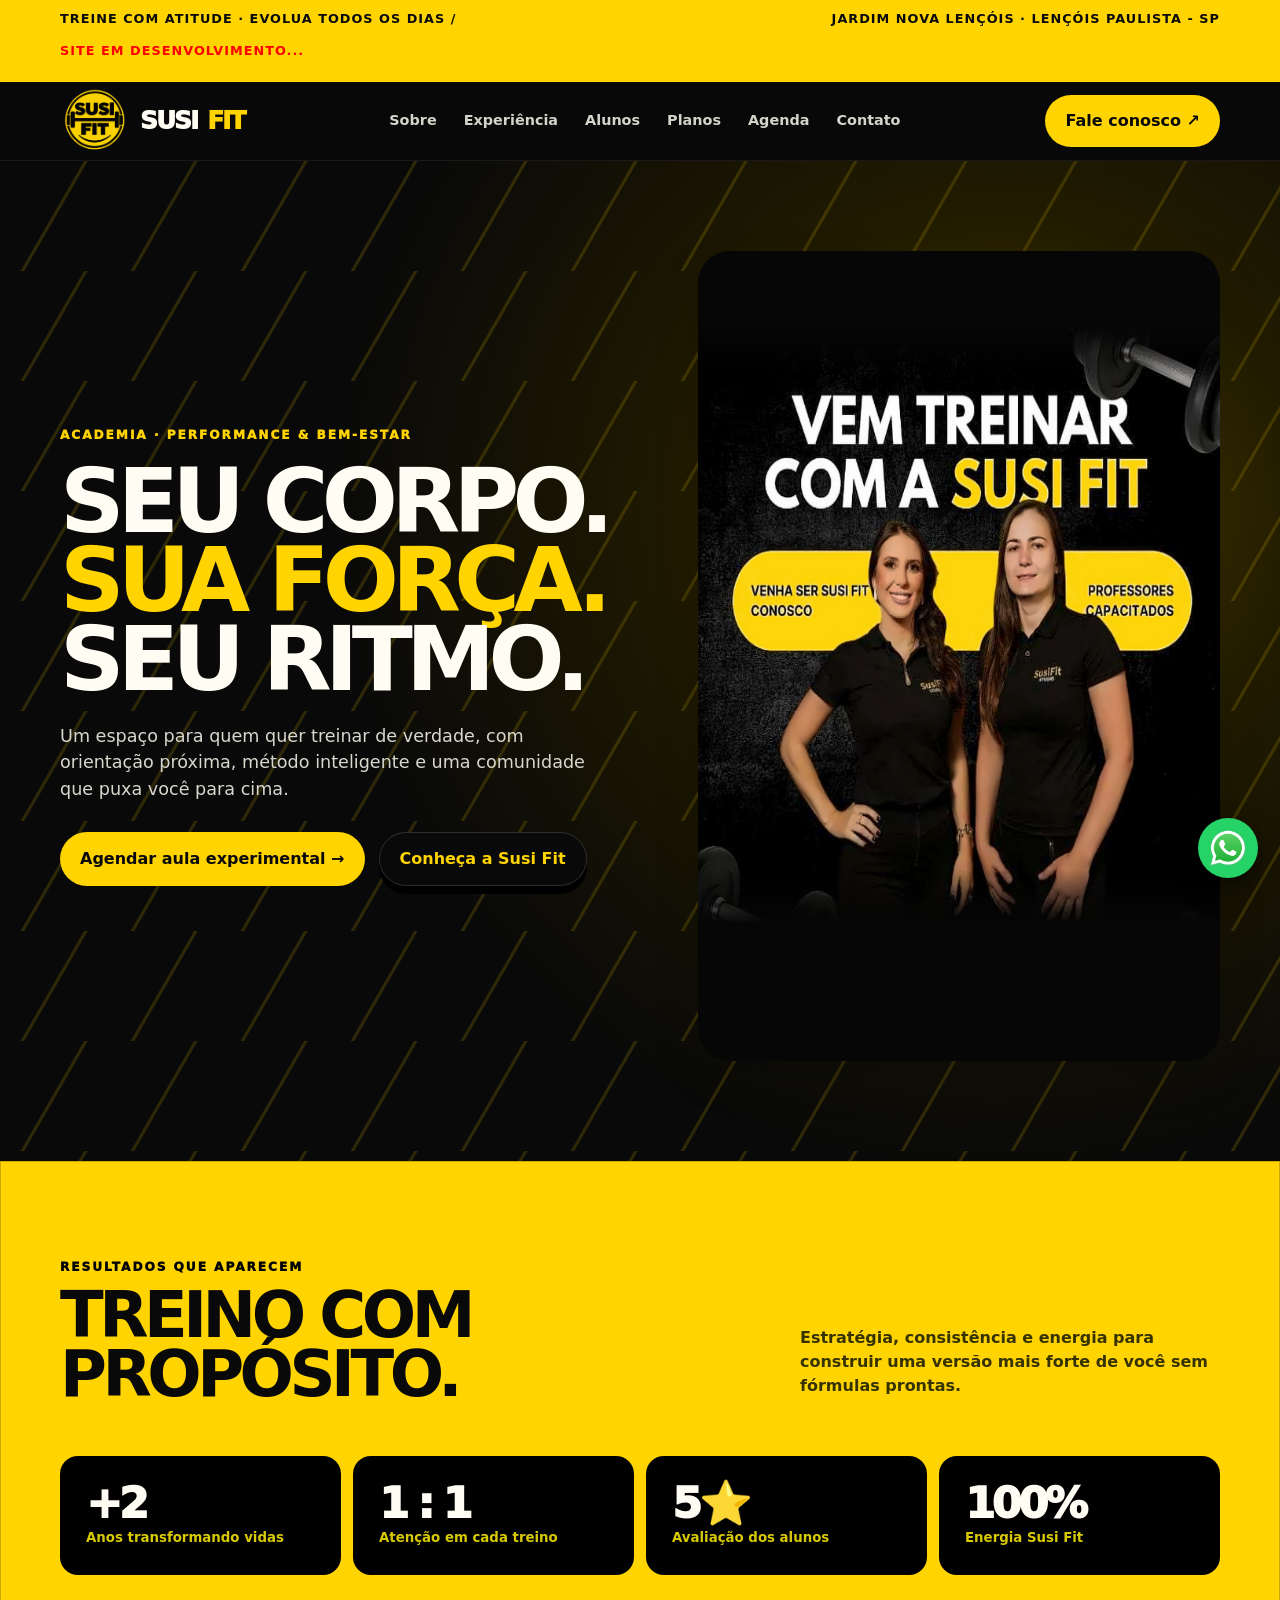
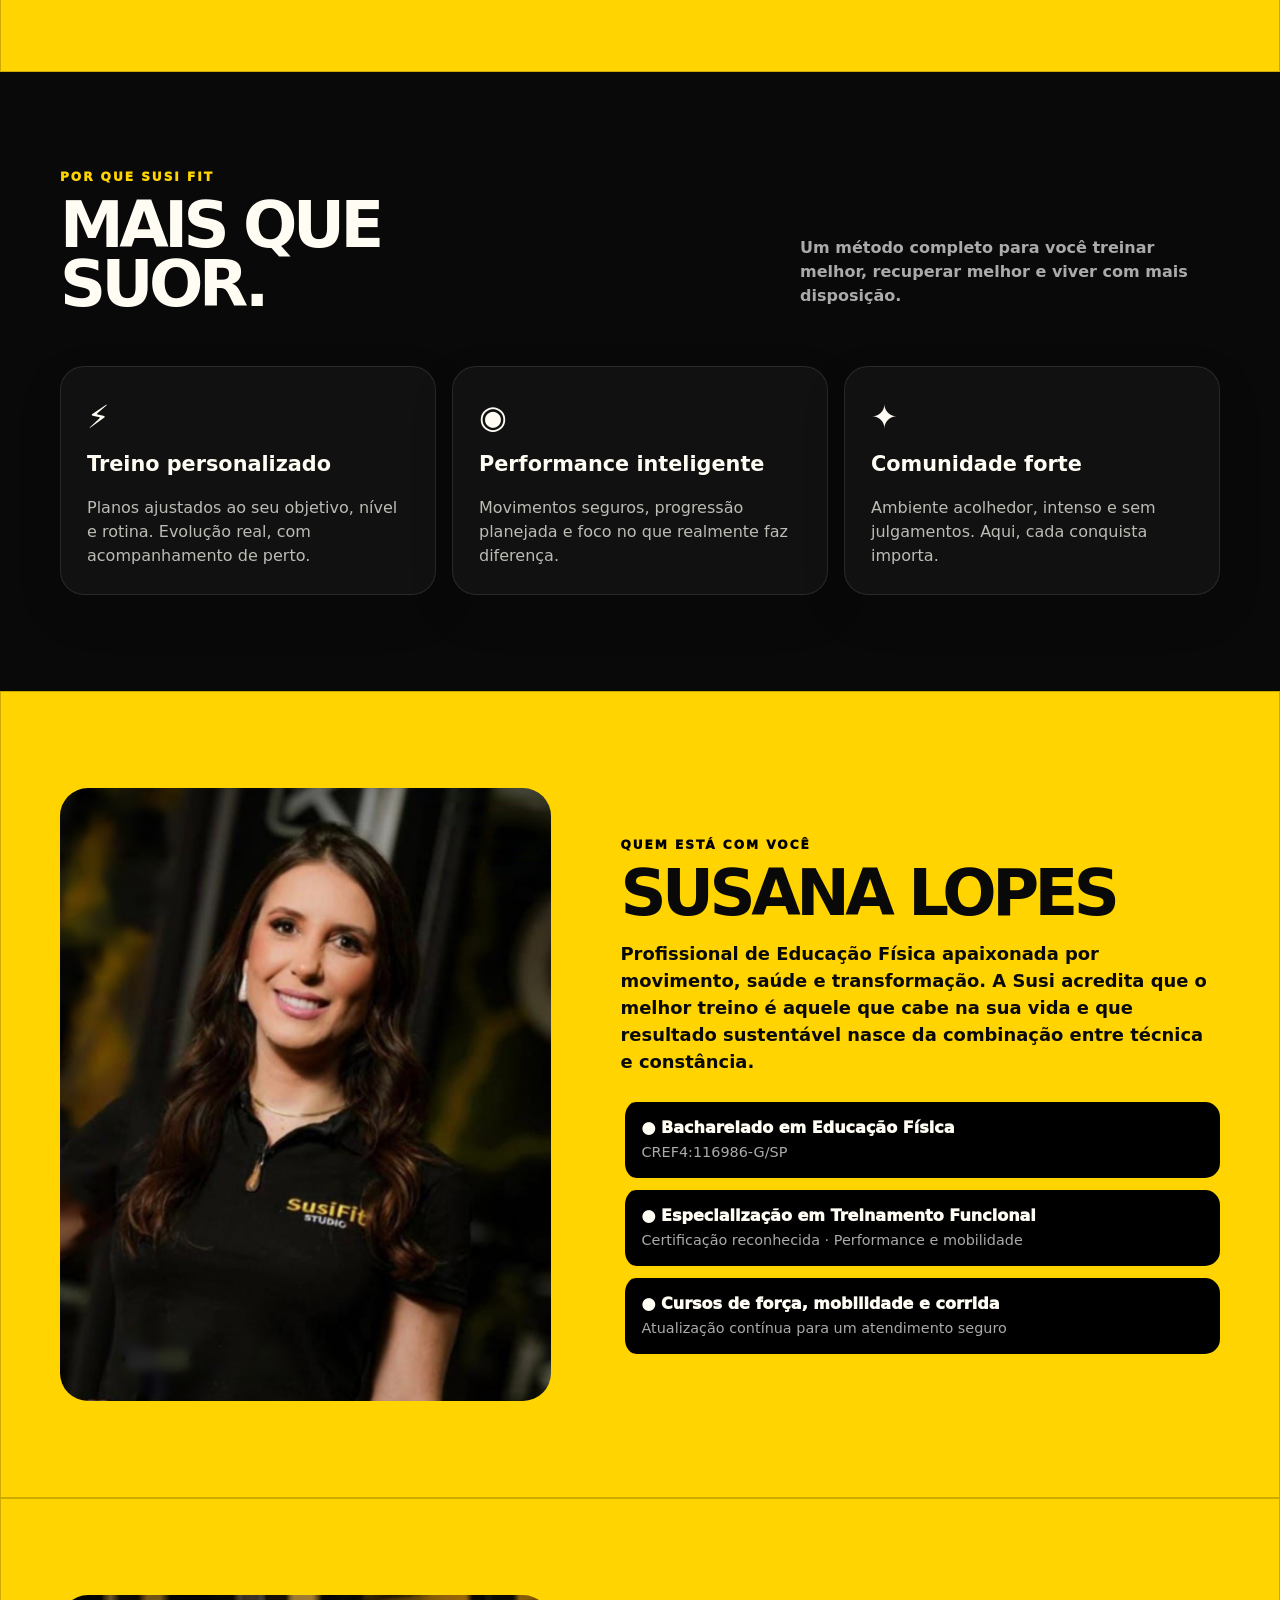
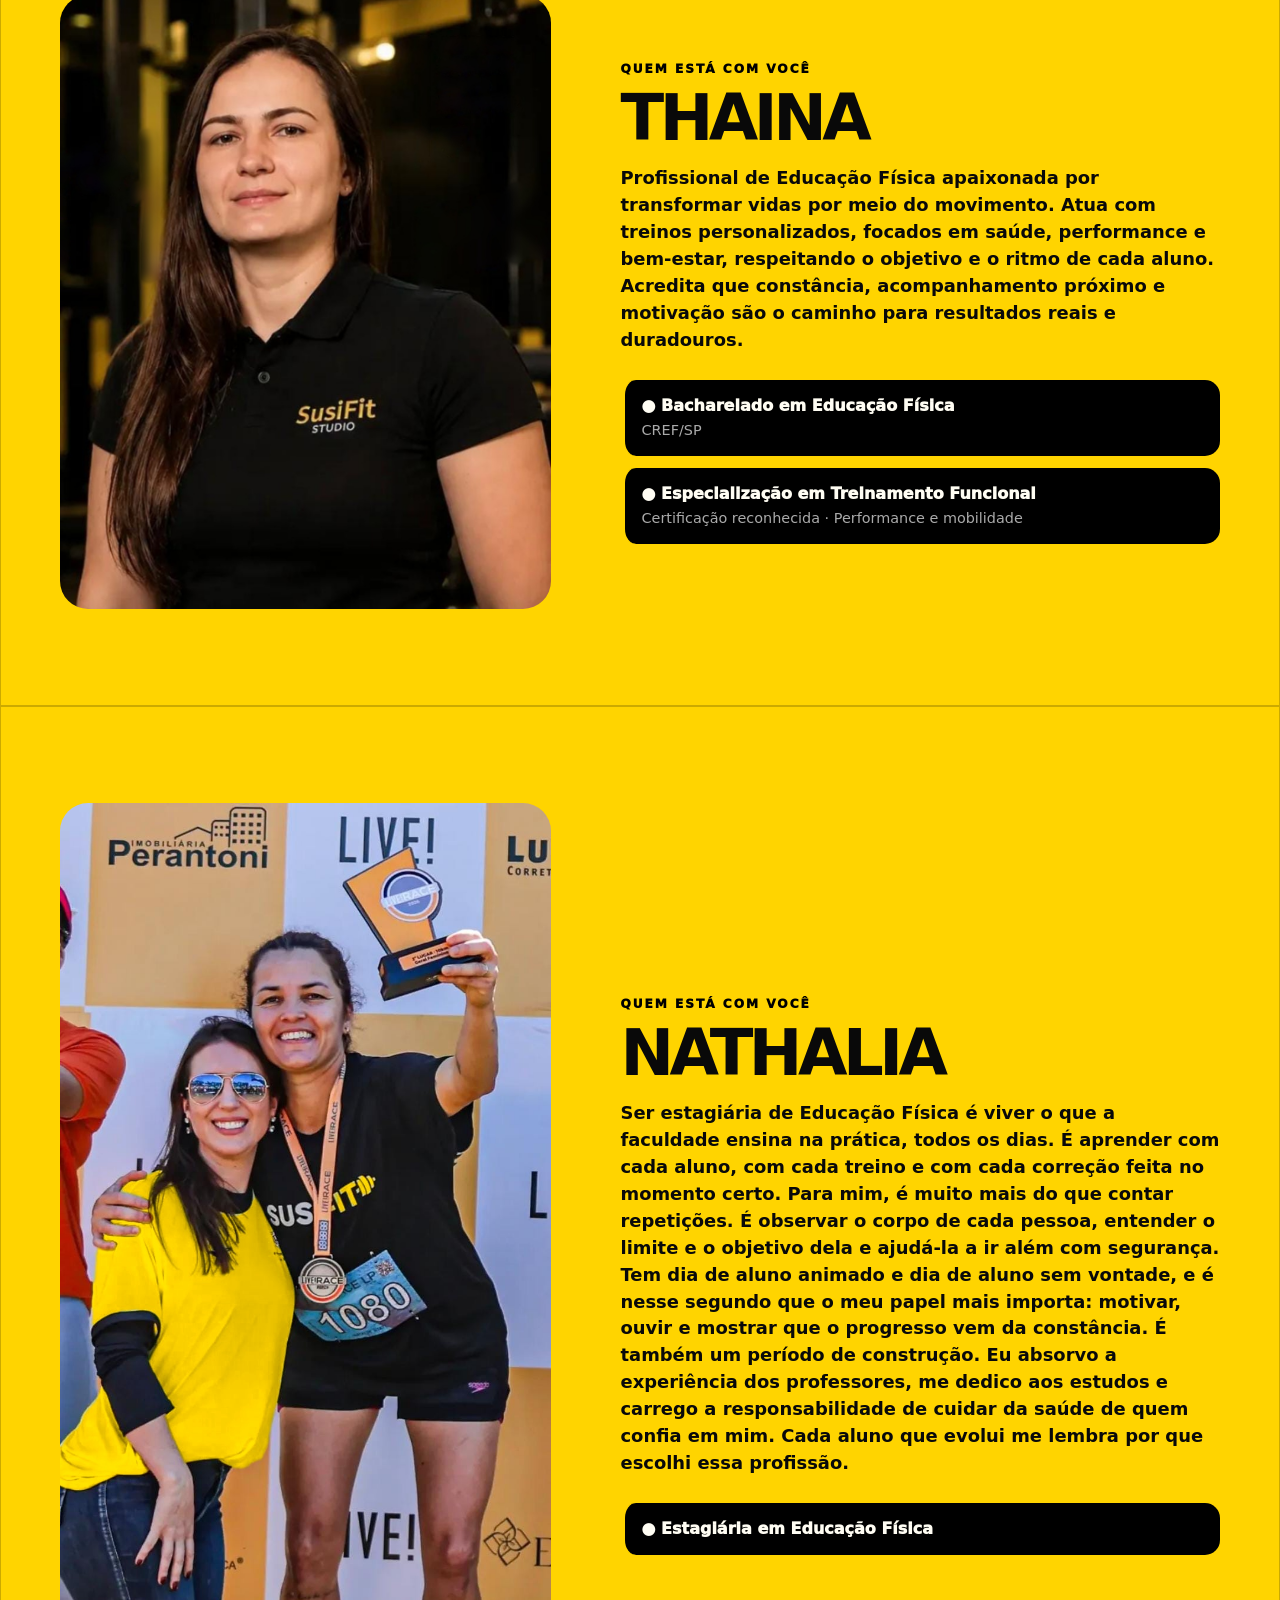
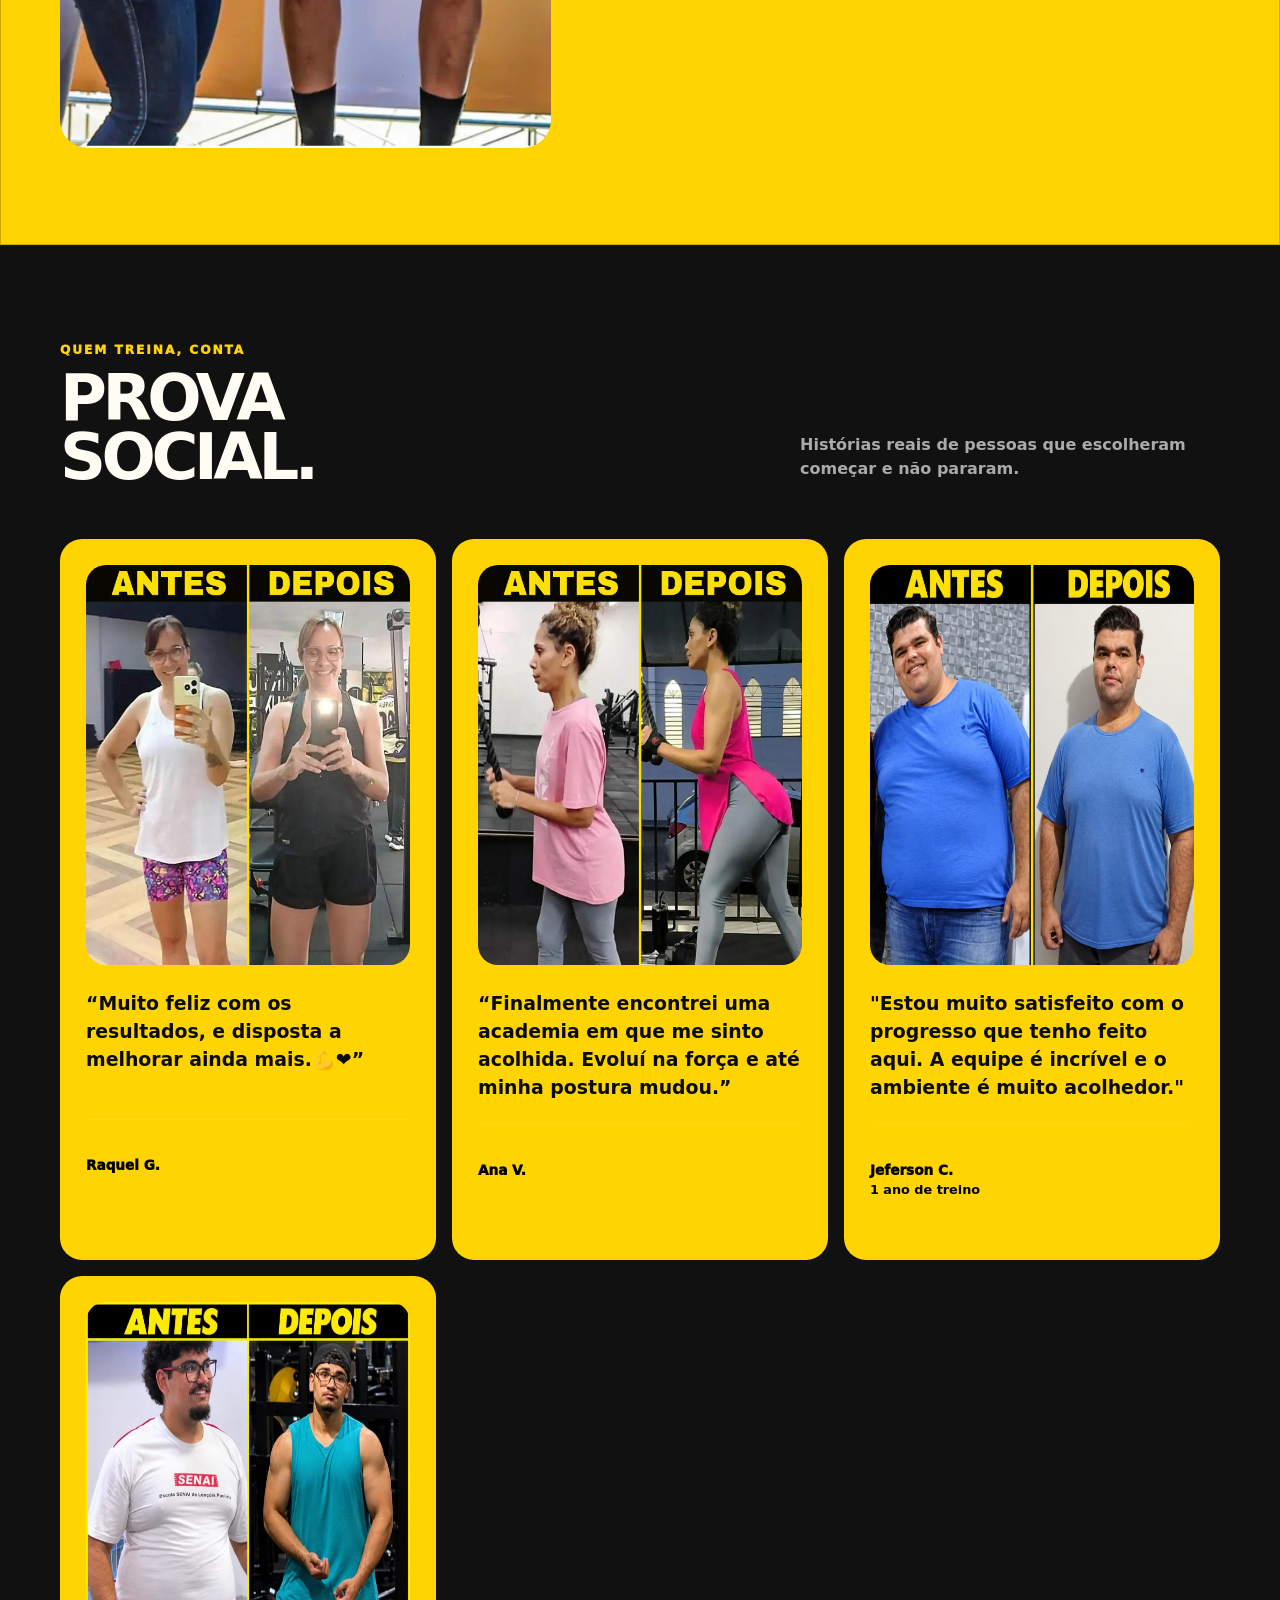
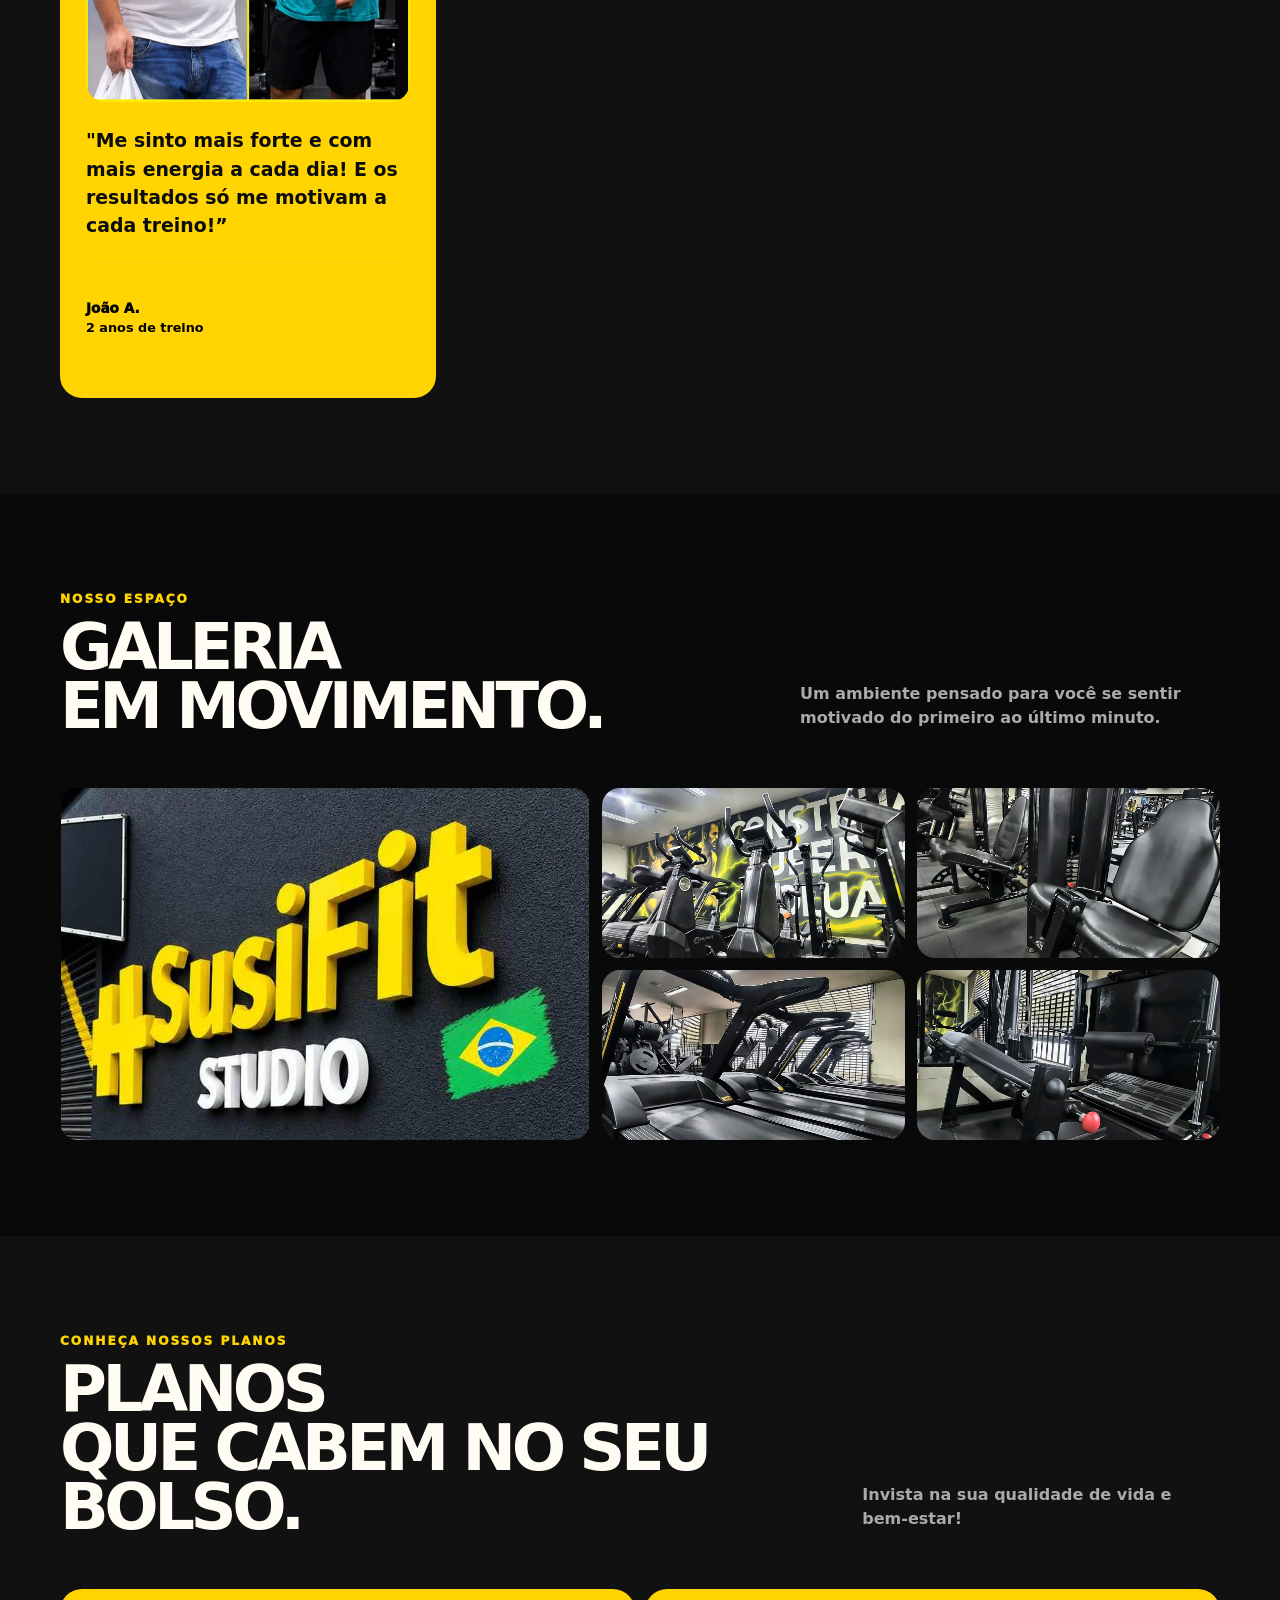
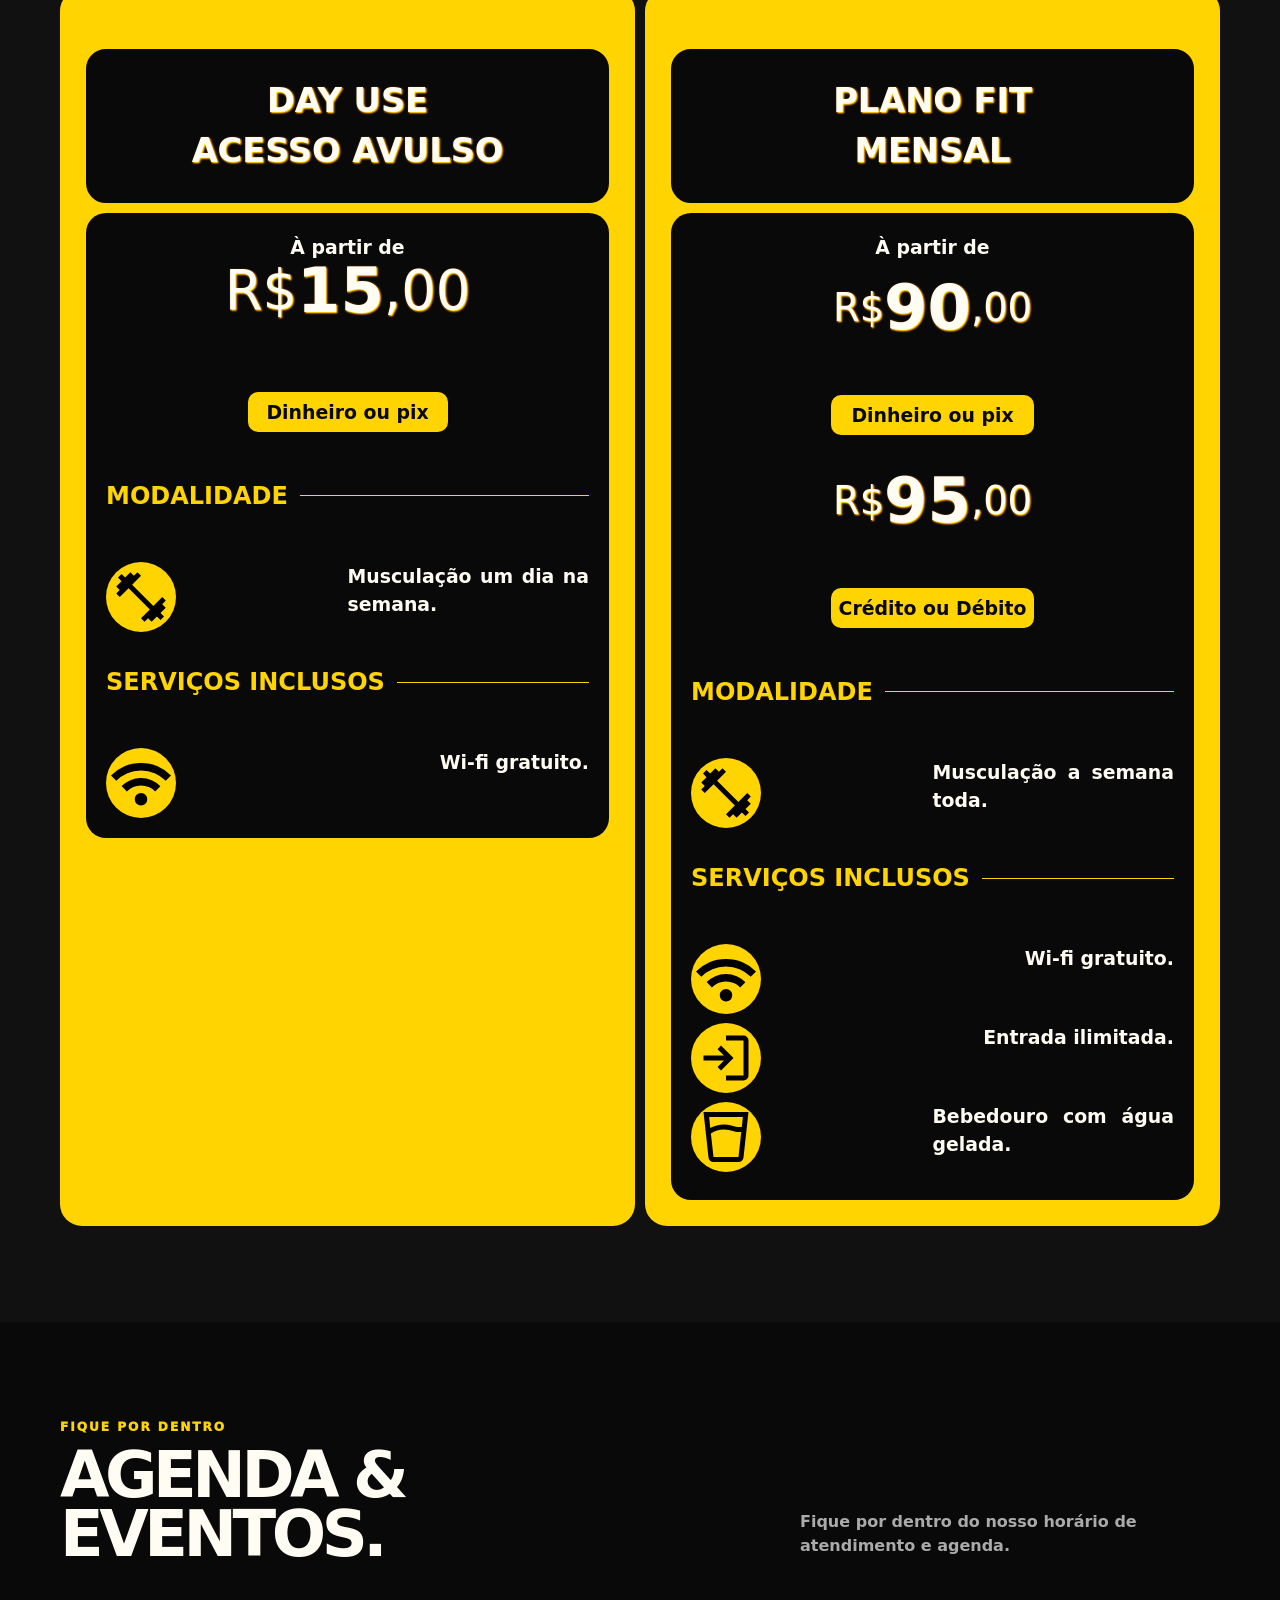
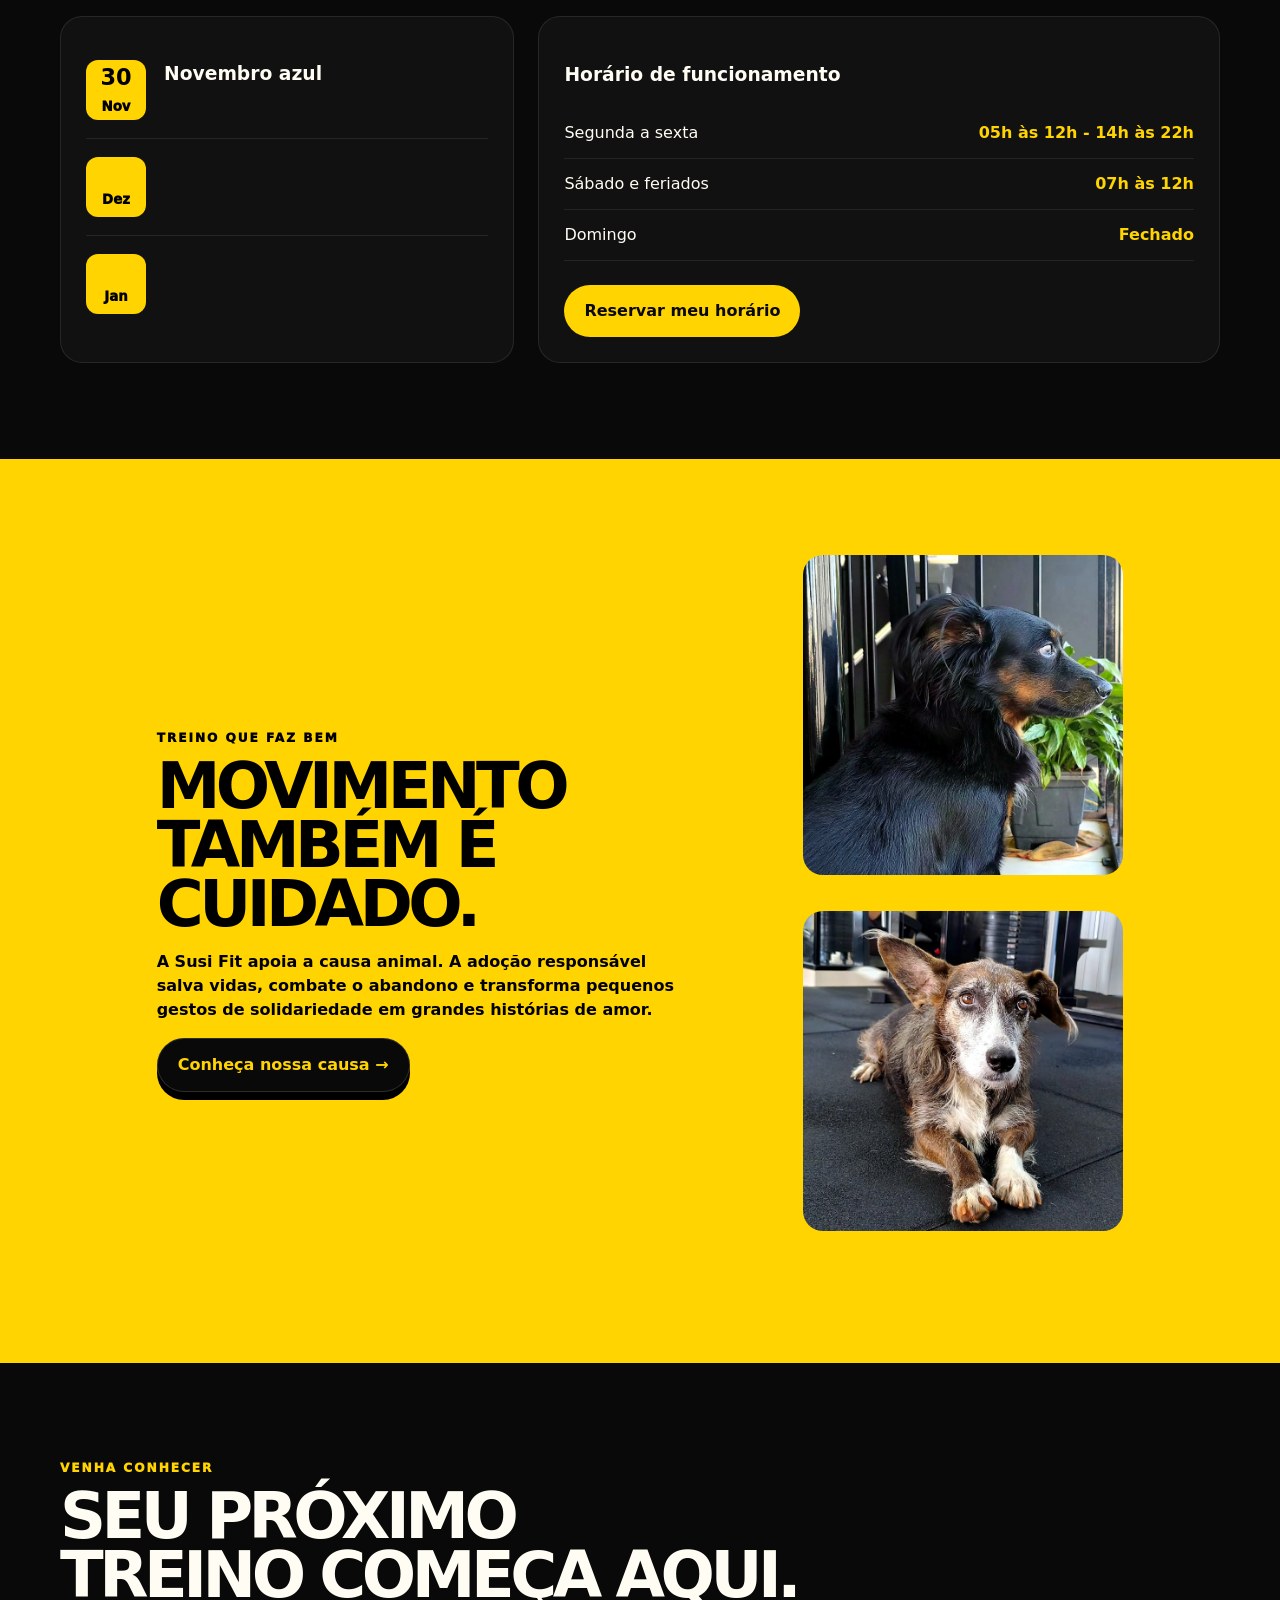
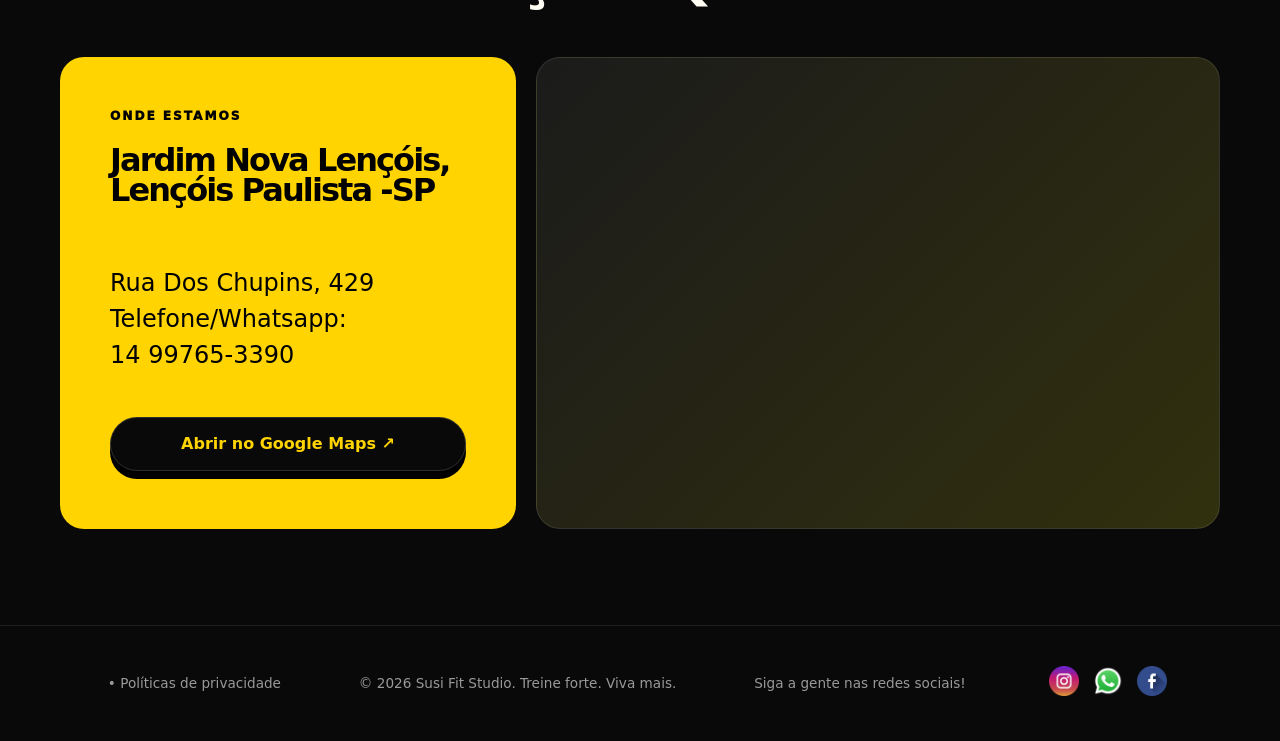
<file: index.html>
<!DOCTYPE html>
<html lang="pt-BR">

<head>
  <meta charset="UTF-8" />
  <meta name="viewport" content="width=device-width, initial-scale=1.0" />
  <meta name="description" content="Susi Fit — treinamento inteligente, energia e transformação." />
  <title>Susi Fit | Treine forte. Viva mais.</title>
  <link rel="stylesheet" href="style.css" />
</head>

<body>
  <div class="topbar">
    <div class="container"><span>Treine com atitude · Evolua todos os dias /<p class="at">SITE EM DESENVOLVIMENTO...</p>
      </span><span>Jardim Nova Lençóis · Lençóis
        Paulista - SP</span></div>
  </div>
  <nav class="nav">
    <div class="container nav-inner"><a class="logo" href="#inicio"><img class="imglog" src="assents/logo.png"> SUSI
        <span>FIT</span></a>
      <div class="links"><a href="#sobre">Sobre</a><a href="#experiencia">Experiência</a><a
          href="#depoimentos">Alunos</a><a href="#planos">Planos</a><a href="#agenda">Agenda</a><a
          href="#contato">Contato</a></div><a class="btn" href="https://wa.me/5514997653390" target="_blank">Fale
        conosco ↗</a>
    </div>
  </nav>
  <main>
    <section class="hero" id="inicio">
      <div class="container hero-grid">
        <div>
          <div class="eyebrow">Academia · Performance & bem-estar</div>
          <h1>Seu corpo.<br><em>Sua força.</em><br>Seu ritmo.</h1>
          <p>Um espaço para quem quer treinar de verdade, com orientação próxima, método inteligente e uma comunidade
            que puxa você para cima.</p>
          <div class="actions"><a class="btn" href="https://wa.me/5514997653390" target="_blank">Agendar aula
              experimental →</a><a class="btn btn-dark" href="#experiencia">Conheça a Susi Fit</a></div>
        </div>
        <div class="hero-card"><img class="imghero" src="./assents/susiethaina.jpg">
          <div></div>
        </div>
      </div>
      </div>
    </section>
    <section class="section yellow">
      <div class="container">
        <div class="section-head">
          <div>
            <div class="eyebrow" style="color:#000">Resultados que aparecem</div>
            <h2>Treino com<br>propósito.</h2>
          </div>
          <p>Estratégia, consistência e energia para construir uma versão mais forte de você sem fórmulas prontas.</p>
        </div>
        <div class="stats">
          <div class="stat"><strong>+2</strong><small>Anos transformando vidas</small></div>
          <div class="stat"><strong>1 : 1</strong><small>Atenção em cada treino</small></div>
          <div class="stat"><strong>5⭐</strong><small>Avaliação dos alunos</small></div>
          <div class="stat"><strong>100%</strong><small>Energia Susi Fit</small></div>
        </div>
      </div>
    </section>
    <section class="section" id="experiencia">
      <div class="container">
        <div class="section-head">
          <div>
            <div class="eyebrow">Por que Susi Fit</div>
            <h2>Mais que<br>suor.</h2>
          </div>
          <p>Um método completo para você treinar melhor, recuperar melhor e viver com mais disposição.</p>
        </div>
        <div class="cards">
          <article class="card">
            <div class="icon">⚡</div>
            <h3>Treino personalizado</h3>
            <p>Planos ajustados ao seu objetivo, nível e rotina. Evolução real, com acompanhamento de perto.</p>
          </article>
          <article class="card">
            <div class="icon">◉</div>
            <h3>Performance inteligente</h3>
            <p>Movimentos seguros, progressão planejada e foco no que realmente faz diferença.</p>
          </article>
          <article class="card">
            <div class="icon">✦</div>
            <h3>Comunidade forte</h3>
            <p>Ambiente acolhedor, intenso e sem julgamentos. Aqui, cada conquista importa.</p>
          </article>
        </div>
      </div>
    </section>
    <section class="section yellow" id="sobre">
      <div class="container about">
        <div class="poster"><img class="imgsusi" src="./assents/susi.jpg"
            alt="Susana Lopes - Susi Fit Studio"><span></span>
          <div class="poster-top"><span></span><span></span></div>
        </div>
        <div>
          <div class="eyebrow" style="color:#000">Quem está com você</div>
          <h2>Susana Lopes<br></h2>
          <p style="font-size:1.12rem;font-weight:700">Profissional de Educação Física apaixonada por movimento, saúde e
            transformação. A Susi acredita que o melhor treino é aquele que cabe na sua vida e que resultado sustentável
            nasce da combinação entre técnica e constância.</p>
          <div class="qualifications">
            <div class="qualification"><strong>● Bacharelado em Educação Física</strong><span>CREF4:116986-G/SP</span>
            </div>
            <div class="qualification"><strong>● Especialização em Treinamento Funcional</strong><span>Certificação
                reconhecida · Performance e mobilidade</span></div>
            <div class="qualification"><strong>● Cursos de força, mobilidade e corrida</strong><span>Atualização
                contínua para um atendimento seguro</span></div>
          </div>
        </div>
      </div>
    </section>
    <section class="section yellow" id="sobre">
      <div class="container about">
        <div class="poster"><img class="imgsusi" src="./assents/thaina.jpg"
            alt="Thaina  - Susi Fit Studio"><span></span>
          <div class="poster-top"><span></span><span></span></div>
        </div>
        <div>
          <div class="eyebrow" style="color:#000">Quem está com você</div>
          <h2>Thaina<br></h2>
          <p style="font-size:1.12rem;font-weight:700">Profissional de Educação Física apaixonada por transformar vidas
            por meio
            do movimento. Atua com treinos personalizados, focados em saúde, performance e bem-estar, respeitando o
            objetivo e o ritmo de cada aluno. Acredita que constância,
            acompanhamento próximo e motivação são o caminho para resultados reais e duradouros.</p>
          <div class="qualifications">
            <div class="qualification"><strong>● Bacharelado em Educação Física</strong><span>CREF/SP</span>
            </div>
            <div class="qualification"><strong>● Especialização em Treinamento Funcional</strong><span>Certificação
                reconhecida · Performance e mobilidade</span></div>

          </div>
        </div>
    </section>
    <section class="section yellow" id="sobre">
      <div class="container about">
        <div class="poster"><img class="imgsusi" src="./assents/nathalia.jpg"
            alt="Nathalia  - Susi Fit Studio"><span></span>
          <div class="poster-top"><span></span><span></span></div>
        </div>
        <div>
          <div class="eyebrow" style="color:#000">Quem está com você</div>
          <h2>Nathalia<br></h2>
          <p style="font-size:1.12rem;font-weight:700">Ser estagiária de Educação Física é viver o que a faculdade
            ensina na prática, todos os dias. É aprender com cada aluno, com cada treino e com cada correção feita no
            momento certo.

            Para mim, é muito mais do que contar repetições. É observar o corpo de cada pessoa, entender o limite e o
            objetivo dela e ajudá-la a ir além com segurança. Tem dia de aluno animado e dia de aluno sem vontade, e é
            nesse segundo que o meu papel mais importa: motivar, ouvir e mostrar que o progresso vem da constância.

            É também um período de construção. Eu absorvo a experiência dos professores, me dedico aos estudos e carrego
            a responsabilidade de cuidar da saúde de quem confia em mim. Cada aluno que evolui me lembra por que escolhi
            essa profissão.</p>
          <div class="qualifications">
            <div class="qualification"><strong>● Estagiária em Educação Física</strong><span></span>
            </div>

          </div>
        </div>
    </section>
    <section class="section testimonials" id="depoimentos">
      <div class="container">
        <div class="section-head">
          <div>
            <div class="eyebrow">Quem treina, conta</div>
            <h2>Prova<br>social.</h2>
          </div>
          <p>Histórias reais de pessoas que escolheram começar e não pararam.</p>
        </div>
        <div class="cards">
          <article class="quote"><img src="./assents/aluna1.jpg" class="imgps" alt="Aluna 1"><br>
            <p>“Muito feliz com os resultados, e disposta a melhorar ainda mais.💪❤️”</p><br>
            <footer>Raquel G.<span></span></footer>
          </article>
          <article class="quote"><img src="./assents/aluna2.jpg" class="imgps" alt="Aluna 2"><br>
            <p>“Finalmente encontrei uma academia em que me sinto acolhida. Evoluí na força e até minha postura mudou.”
            </p>
            <footer>Ana V.<span></span></footer>
          </article>
          <article class="quote"><img src="./assents/aluno3.jpeg" class="imgps" alt="Aluno 3"><br>
            <p>"Estou muito satisfeito com o progresso que tenho feito aqui. A equipe é incrível e o ambiente é muito
              acolhedor."</p>
            <footer>Jeferson C.<span>1 ano de treino</span></footer>
          </article>
          <article class="quote"><img src="./assents/aluno4.jpeg" class="imgps" alt="Aluno 4"><br>
            <p>"Me sinto mais forte e com mais energia a cada dia! E os resultados só me motivam a cada treino!”</p>
            <footer>João A.<span>2 anos de treino</span></footer>
          </article>
        </div>
      </div>
    </section>
    <section class="section">
      <div class="container">
        <div class="section-head">
          <div>
            <div class="eyebrow">Nosso espaço</div>
            <h2>Galeria<br>em movimento.</h2>
          </div>
          <p>Um ambiente pensado para você se sentir motivado do primeiro ao último minuto.</p>
        </div>
        <div class="gallery">
          <div class="photo big"><img src="./assents/fachada.jpg" class="imgg" alt="fachada susifit"><span></span></div>
          <div class="photo"><img src="./assents/bicicletas.webp" class="imgg" alt="foto-bicicletas"></div>
          <div class="photo"><img src="./assents/extensora.webp" class="imgg" alt="cadeira-extensora"></div>
          <div class="photo"><img src="./assents/esteiras.webp" class="imgg" alt="maquinas-esteiras"></div>
          <div class="photo"><img src="./assents/elevador.webp" class="imgg" alt="elevador-pelvico"></div>
        </div>
      </div>
    </section>
    <section class="section plans" id="planos">
      <div class="container">
        <div class="section-head">
          <div>
            <div class="eyebrow">Conheça nossos planos</div>
            <h2>Planos<br>que cabem no seu bolso.</h2>
          </div>
          <p>Invista na sua qualidade de vida e bem-estar!</p>
        </div>
        <div class="cardsplans">
          <article class="quote">
            <h1 class="titleplans">DAY USE<br>ACESSO AVULSO</h1>
            <div class="cardssec">
              <p>À partir de</p>
              <div class="pricemensal">
                <h1 class="pricesec">R$ <span class="price">15</span>,00</h1>
                <p class="opcoes1">Dinheiro ou pix</p>
              </div>
              <h1 class="topic">MODALIDADE</h1><br>
              <div class="countainertopic">
                <div class="iconbox">
                  <svg class="iconplans" xmlns="http://www.w3.org/2000/svg" viewBox="0 0 24 24" height="60px"
                    width="60px" fill="#000000">
                    <path
                      d="M13.4,21.9L12,20.5l3.55-3.55l-8.5-8.5L3.5,12L2.1,10.6L3.5,9.15L2.1,7.75l2.1-2.1L2.8,4.2L4.2,2.8L5.65,4.2l2.1-2.1l1.4,1.4L10.6,2.1L12,3.5L8.45,7.05l8.5,8.5L20.5,12l1.4,1.4l-1.4,1.45l1.4,1.4l-2.1,2.1l1.4,1.45l-1.4,1.4l-1.45-1.4l-2.1,2.1l-1.4-1.4L13.4,21.9Z" />
                  </svg>
                </div>
                <div>
                  <p class="topicsec">Musculação um dia na semana.</p>
                </div>
              </div>
              <h1 class="topic">SERVIÇOS INCLUSOS</h1><br>
              <div class="countainertopic">
                <div class="iconbox">
                  <svg class="iconplans" xmlns="http://www.w3.org/2000/svg" viewBox="0 0 24 24" height="60px"
                    width="60px" fill="#000000">
                    <path
                      d="M10.23,20.27Q9.5,19.55 9.5,18.5t0.73-1.77T12,16t1.78,0.73T14.5,18.5t-0.72,1.77T12,21t-1.77-0.73ZM6.35,15.35L4.25,13.2q1.48-1.47 3.46-2.34T12,10t4.29,0.88t3.46,2.38l-2.1,2.1q-1.1-1.1-2.55-1.72T12,13T8.9,13.63T6.35,15.35ZM2.1,11.1L0,9Q2.3,6.65 5.38,5.32T12,4t6.63,1.32T24,9l-2.1,2.1q-1.93-1.93-4.46-3.01T12,7T6.56,8.09T2.1,11.1Z" />
                  </svg>
                </div>
                <div>
                  <p class="topicsec">Wi-fi gratuito.</p>
                </div>
              </div>
            </div>
          </article>
          <article class="quote">
            <h1 class="titleplans">PLANO FIT<br>MENSAL</h1>
            <div class="cardssec">
              <p>À partir de</p>

              <div class="pricemensal">
                <div>
                  <h1 class="pricesecm">R$ <span class="price">90</span>,00</h1>
                  <p class="opcoes">Dinheiro ou pix</p>
                </div>


                <div>
                  <h1 class="pricesecm">R$ <span class="price">95</span>,00</h1>
                  <p class="opcoes">Crédito ou Débito</p>
                </div>
              </div>
              <h1 class="topic">MODALIDADE</h1><br>
              <div class="countainertopic">
                <div class="iconbox">
                  <svg class="iconplans" xmlns="http://www.w3.org/2000/svg" viewBox="0 0 24 24" height="60px"
                    width="60px" fill="#000000">
                    <path
                      d="M13.4,21.9L12,20.5l3.55-3.55l-8.5-8.5L3.5,12L2.1,10.6L3.5,9.15L2.1,7.75l2.1-2.1L2.8,4.2L4.2,2.8L5.65,4.2l2.1-2.1l1.4,1.4L10.6,2.1L12,3.5L8.45,7.05l8.5,8.5L20.5,12l1.4,1.4l-1.4,1.45l1.4,1.4l-2.1,2.1l1.4,1.45l-1.4,1.4l-1.45-1.4l-2.1,2.1l-1.4-1.4L13.4,21.9Z" />
                  </svg>
                </div>
                <div>
                  <p class="topicsec">Musculação a
                    semana toda.</p>
                </div>
              </div>
              <h1 class="topic">SERVIÇOS INCLUSOS</h1><br>
              <div class="countainertopic2">
                <div class="iconbox">
                  <svg class="iconplans" xmlns="http://www.w3.org/2000/svg" viewBox="0 0 24 24" height="60px"
                    width="60px" fill="#000000">
                    <path
                      d="M10.23,20.27Q9.5,19.55 9.5,18.5t0.73-1.77T12,16t1.78,0.73T14.5,18.5t-0.72,1.77T12,21t-1.77-0.73ZM6.35,15.35L4.25,13.2q1.48-1.47 3.46-2.34T12,10t4.29,0.88t3.46,2.38l-2.1,2.1q-1.1-1.1-2.55-1.72T12,13T8.9,13.63T6.35,15.35ZM2.1,11.1L0,9Q2.3,6.65 5.38,5.32T12,4t6.63,1.32T24,9l-2.1,2.1q-1.93-1.93-4.46-3.01T12,7T6.56,8.09T2.1,11.1Z" />
                  </svg>
                </div>
                <div>
                  <p class="topicsec">Wi-fi gratuito.</p>
                </div>
                <div class="iconbox">
                  <svg class="iconplans" xmlns="http://www.w3.org/2000/svg" viewBox="0 0 24 24" height="60px"
                    width="60px" fill="#000000">
                    <path
                      d="M12,21V19h7V5H12V3h7q0.83,0 1.41,0.59T21,5V19q0,0.82-0.59,1.41T19,21H12Zm-2-4L8.63,15.55L11.18,13H3V11h8.18L8.63,8.45L10,7l5,5l-5,5Z" />
                  </svg>
                </div>
                <div>
                  <p class="topicsec">Entrada ilimitada.</p>
                </div>
                <div class="iconbox">
                  <svg class="iconplans" xmlns="http://www.w3.org/2000/svg" viewBox="0 0 24 24" height="60px" width="60px" fill="#000000">
                    <path
                      d="M11.1,9Q9.73,9 8.4,9.39Q7.08,9.77 5.95,10.55L7,20H17l1.1-10H17.4q-0.95,0-1.73-0.14Q14.9,9.73 13.55,9.32q-0.57-0.18-1.2-0.25T11.1,9ZM5.7,8.38Q6.98,7.7 8.34,7.35T11.13,7q0.75,0 1.49,0.1t1.46,0.3q1.25,0.35 1.91,0.48T17.4,8h0.92l0.43-4H5.25L5.7,8.38ZM6.98,22Q6.2,22 5.64,21.5T5,20.23L3,2H21L19,20.23Q18.93,21 18.36,21.5T17.03,22H6.98Zm4.13-2q0.63,0 1.25,0t1.2,0q1.35,0 2.09,0T17,20H7q0.35,0 1.54,0q1.19,0 2.56,0Z" />
                  </svg>

                </div>
                <div>
                  <p class="topicsec">Bebedouro com água gelada.</p>
                </div>
                
    
              </div>
            </div>
          </article>
        </div>
      </div>
    </section>
    <section class="section" id="agenda">
      <div class="container">
        <div class="section-head">
          <div>
            <div class="eyebrow">Fique por dentro</div>
            <h2>Agenda &<br>eventos.</h2>
          </div>
          <p>Fique por dentro do nosso horário de atendimento e agenda.</p>
        </div>
        <div class="events">
          <div class="event-editor">
            <div class="event">
              <div class="date"><b>30</b><small>Nov</small></div>
              <div>
                <h3>Novembro azul</h3>
                <p></p>
              </div>
            </div>
            <div class="event">
              <div class="date"><b></b><small>Dez</small></div>
              <div>
                <h3></h3>
                <p></p>
              </div>
            </div>
            <div class="event">
              <div class="date"><b></b><small>Jan</small></div>
              <div>
                <h3></h3>
                <p></p>
              </div>
            </div>
          </div>
          <div class="hours">
            <h3>Horário de funcionamento</h3>
            <table>
              <tr>
                <td>Segunda a sexta</td>
                <td>05h às 12h - 14h às 22h</td>
              </tr>
              <tr>
                <td>Sábado e feriados</td>
                <td>07h às 12h</td>
              </tr>
              <tr>
                <td>Domingo</td>
                <td>Fechado</td>
              </tr>
            </table><br><a class="btn" href="https://wa.me/5514997653390" target="_blank">Reservar meu horário</a>
          </div>
        </div>
      </div>
    </section>
    <section class="section animal">
      <div class="container animal-grid">
        <div>
          <div class="eyebrow" style="color:#000">Treino que faz bem</div>
          <h2>Movimento<br>também é<br>cuidado.</h2>
          <p style="font-weight:700;max-width:520px">A Susi Fit apoia a causa animal. A adoção responsável salva vidas,
            combate o abandono e transforma pequenos gestos de solidariedade em grandes histórias de amor.</p><a
            class="btn btn-dark" href="https://wa.me/5514997653390" target="_blank">Conheça nossa causa →</a>
        </div>
        <div class="animals" aria-label="Cachorro e gato animados"><span><img class="imgpet" src="./assents/pet1.jpg"
              alt="mascote-susifit"><br><img class="imgpet" src="./assents/pet2.jpg" alt="mascote-susifit"></span></div>
      </div>
    </section>
    <section class="section" id="contato">
      <div class="container">
        <div class="section-head">
          <div>
            <div class="eyebrow">Venha conhecer</div>
            <h2>Seu próximo<br>treino começa aqui.</h2>
          </div>
        </div>
        <div class="map-wrap">
          <div class="location-box">
            <div class="eyebrow" style="color:#000">Onde estamos</div>
            <h3>Jardim Nova Lençóis,<br> Lençóis Paulista -SP</h3>
            <h4>Rua Dos Chupins, 429 <br> Telefone/Whatsapp: <br> 14 99765-3390</h4><a class="btn btn-dark"
              href="https://www.google.com/maps/place/SusiFit+Studio/@-22.5784034,-48.8146174,21z/data=!4m6!3m5!1s0x94c0b193ef96cca7:0xe93def01f34f3aa2!8m2!3d-22.5786057!4d-48.8146063!16s%2Fg%2F11yr05b7lh?entry=ttu&g_ep=EgoyMDI2MDkyNy4xIKXMDSoASAFQAw%3D%3D"
              target="_blank">Abrir no Google Maps ↗</a>
          </div>
          <div class="map"><iframe
              src="https://www.google.com/maps/embed?pb=!1m18!1m12!1m3!1d230.25116966257553!2d-48.81461742058749!3d-22.578403366751292!2m3!1f0!2f0!3f0!3m2!1i1024!2i768!4f13.1!3m3!1m2!1s0x94c0b193ef96cca7%3A0xe93def01f34f3aa2!2sSusiFit%20Studio!5e0!3m2!1spt-BR!2sbr!4v1790732448610!5m2!1spt-BR!2sbr"
              width="685" height="470" style="border:0;" allowfullscreen="" loading="lazy"
              referrerpolicy="strict-origin-when-cross-origin"></iframe></div>
        </div>
      </div>
    </section>
  </main>
  <footer>
    <div class="container footer-in"><a class="pp" href="./pp.html"> • Políticas de privacidade</a><span>© 2026 Susi Fit
        Studio. Treine forte. Viva mais.</span><span>Siga a gente nas redes sociais!</span><span><a
          href="https://www.instagram.com/susii_fit/"><img class="icons" src="./assents/instagram.png"></a> <a
          href="https://wa.me/5514997653390"><img class="icons" src="./assents/whatsapp.png"></a> <a
          href="https://www.facebook.com/susiifit/?locale=fo_FO"><img class="icons"
            src="./assents/facebook.png"></a></span></div>
  </footer>
  <a class="whatsapp" href="https://wa.me/5514997653390" target="_blank" aria-label="Falar no WhatsApp"><img
      class="imgw" src="assents/whatsapp.png"></a>

  <script src="index.js"></script>
</body>

</html>
</file>
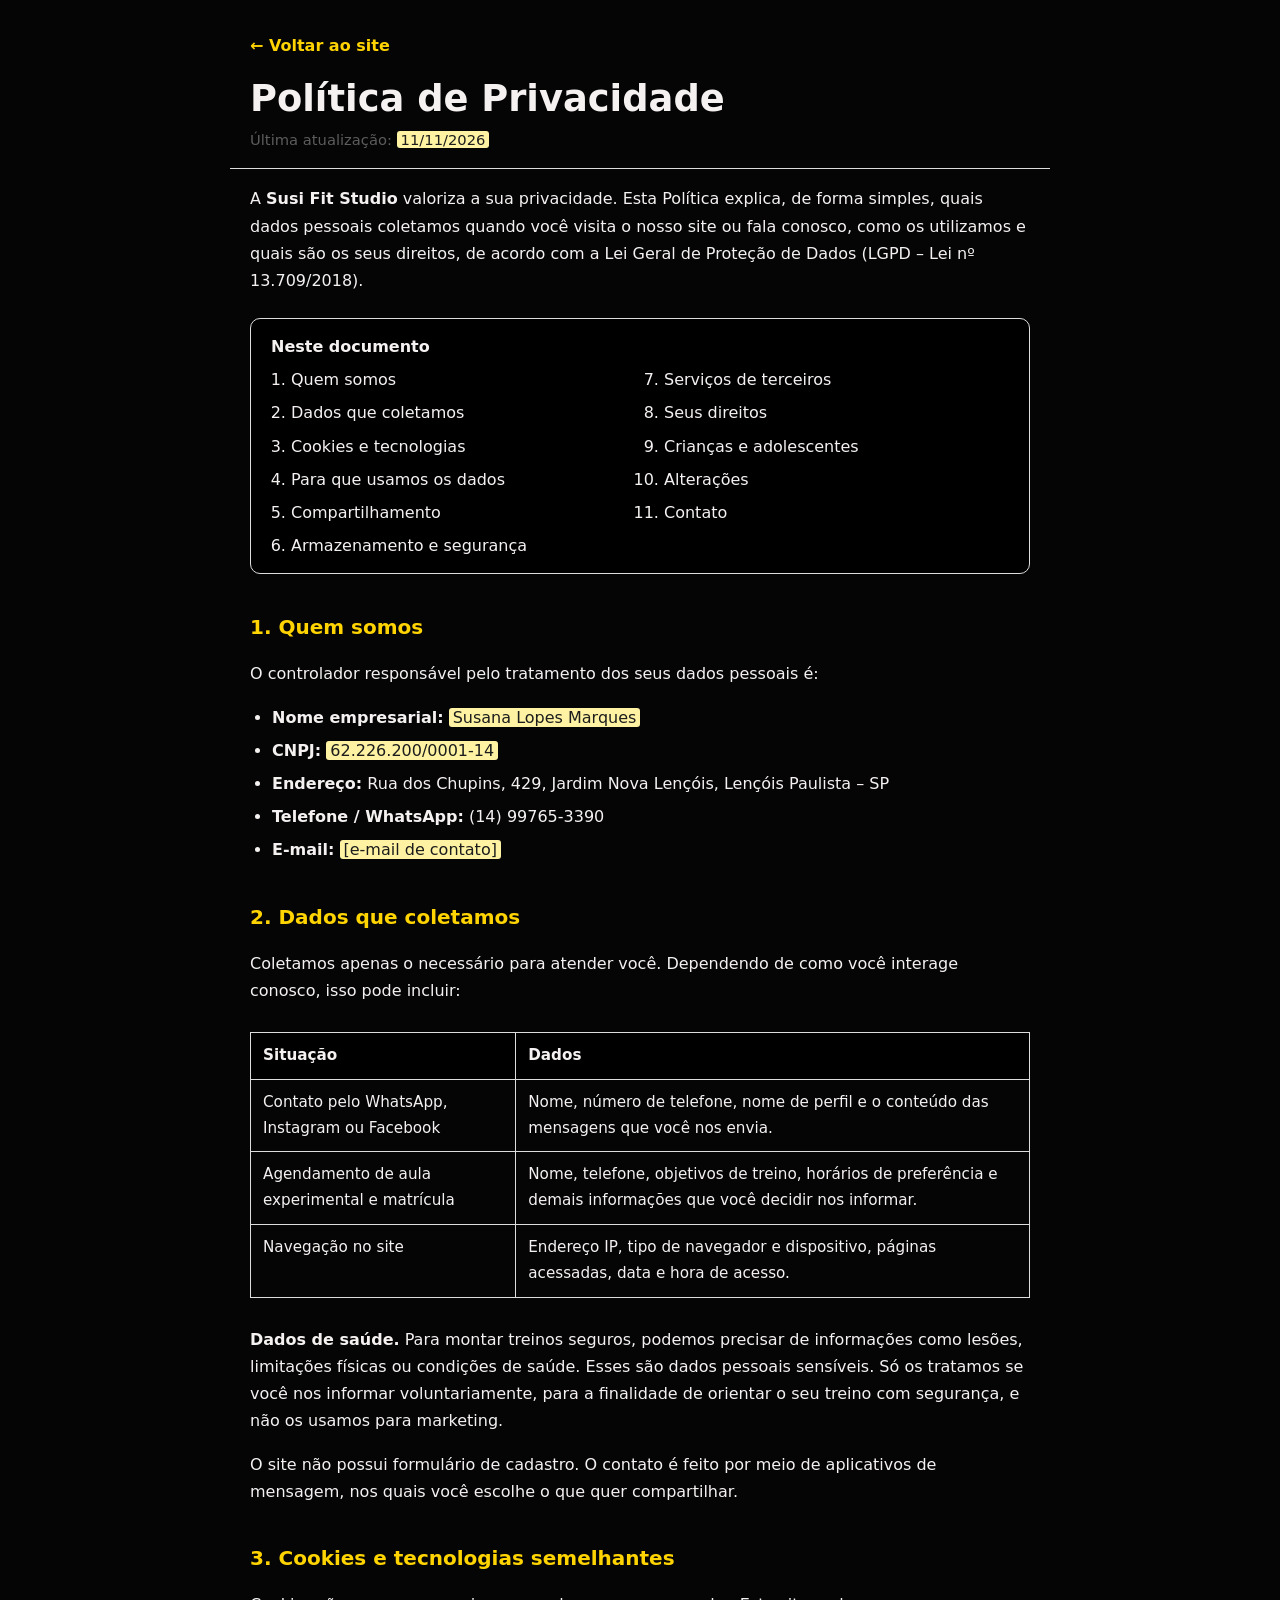
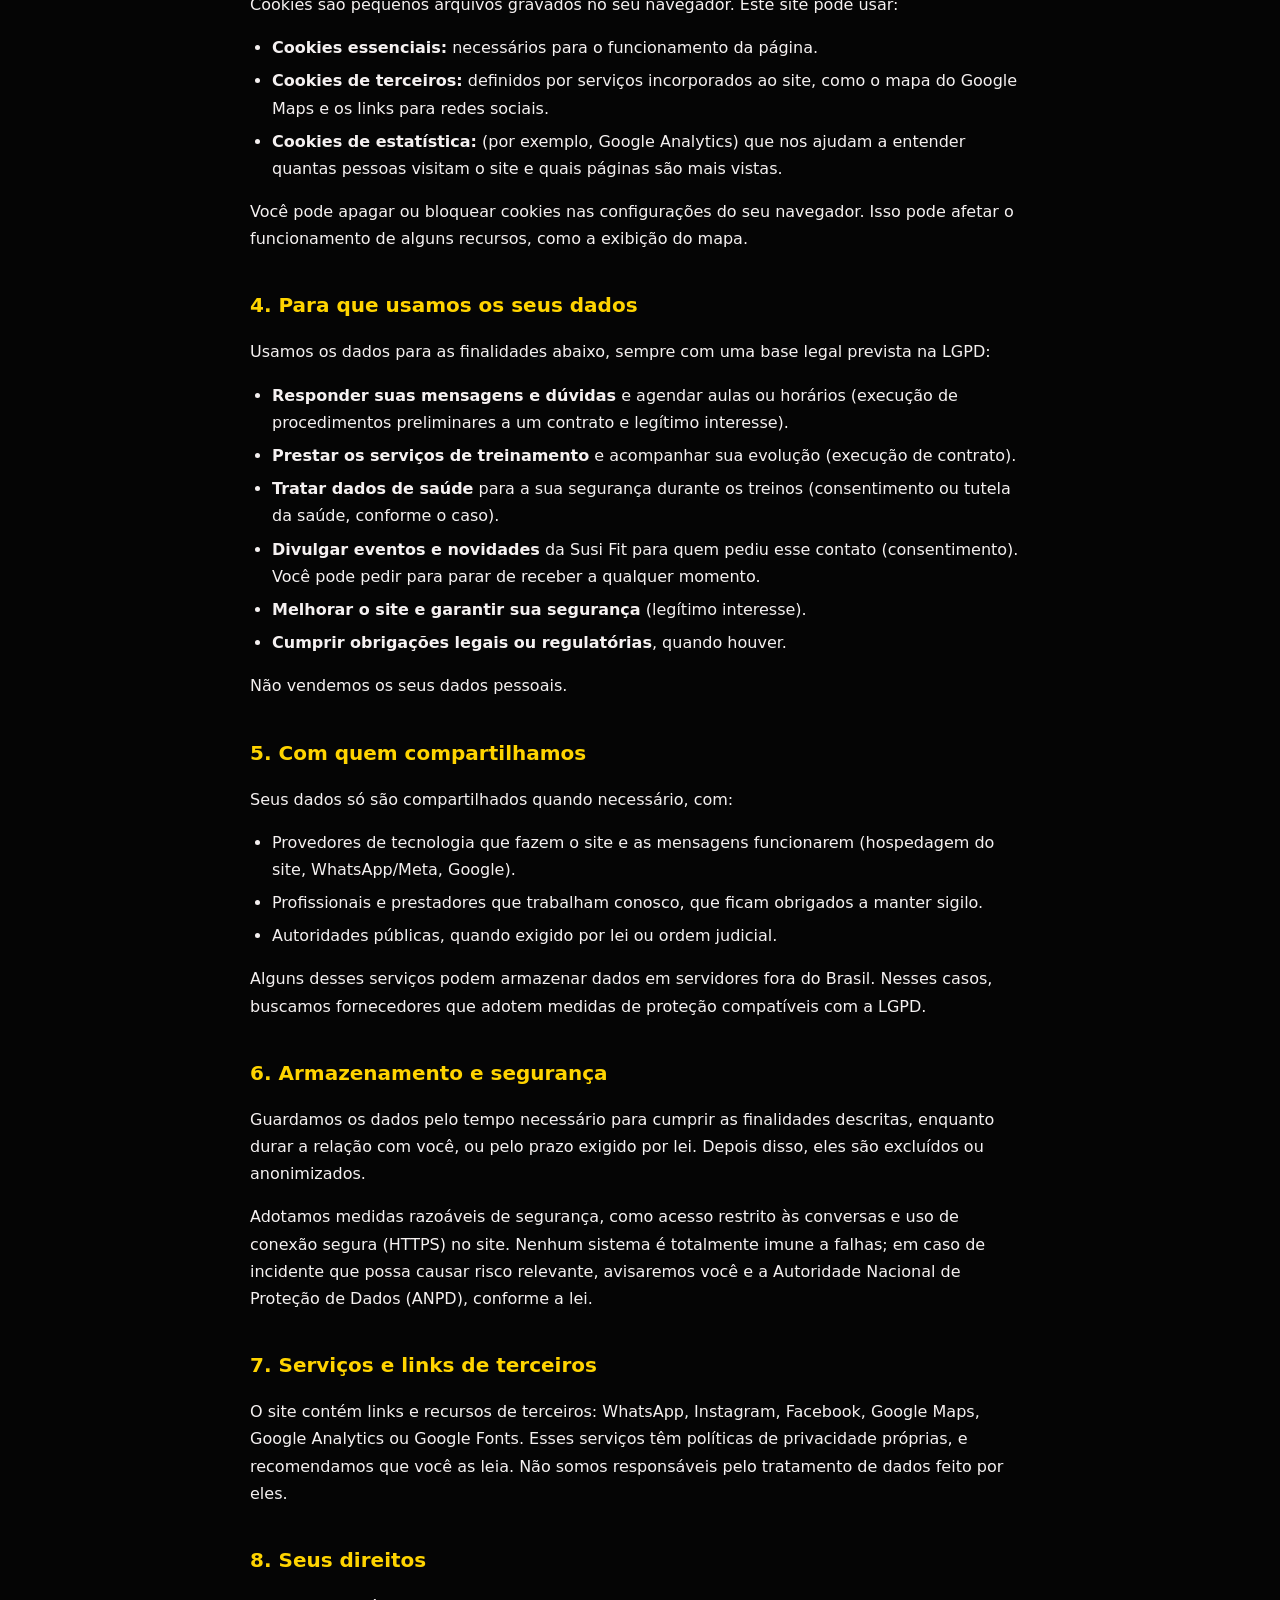
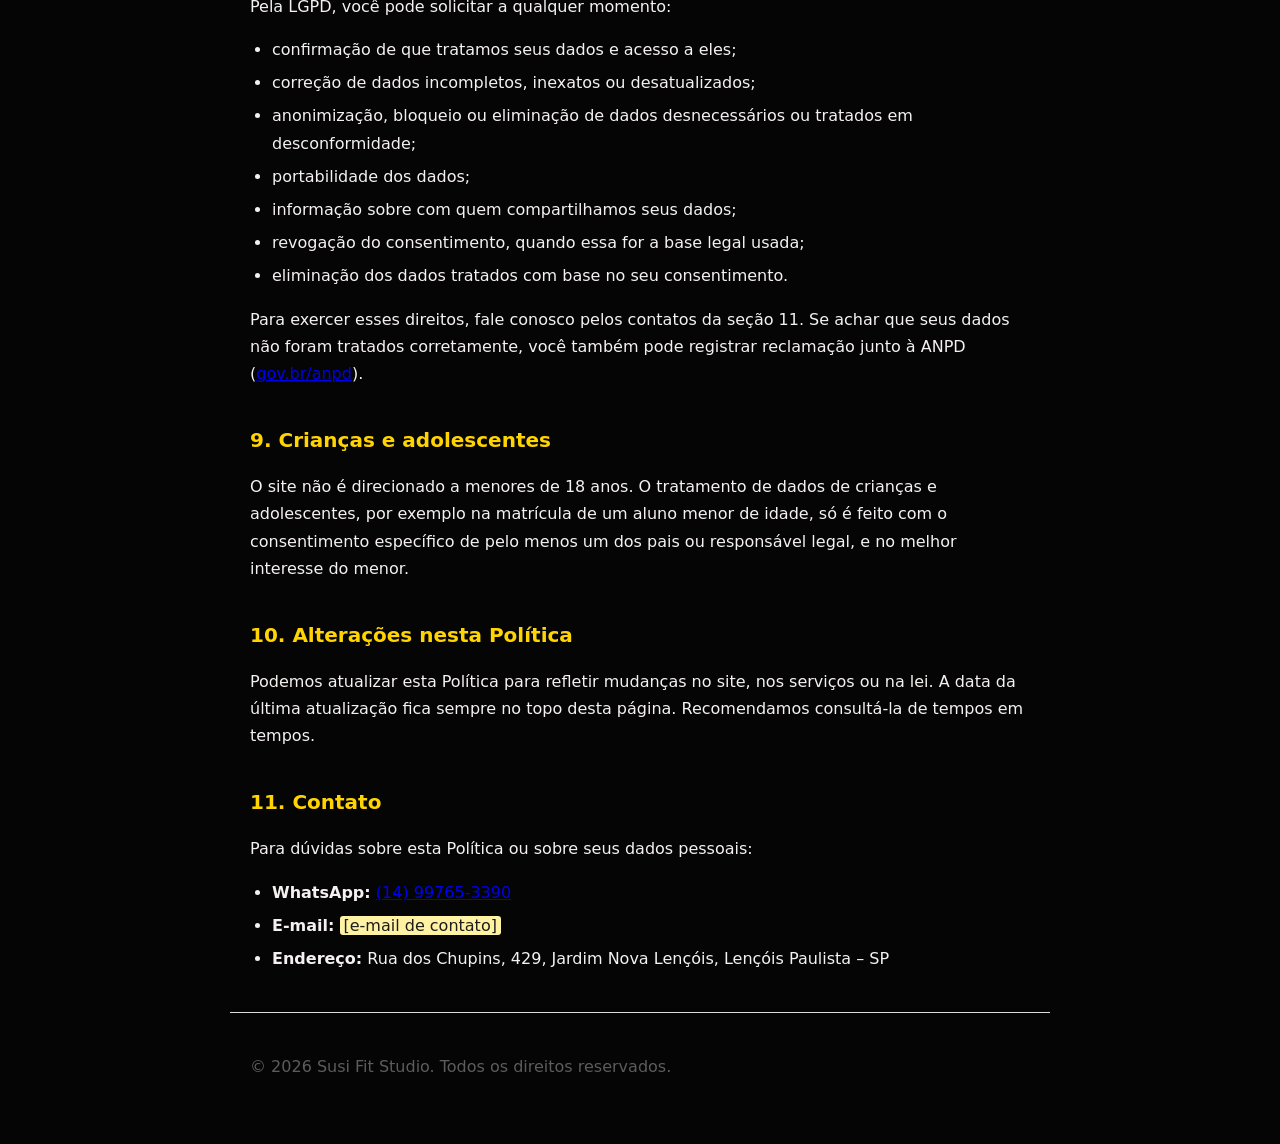
<file: pp.html>
<!DOCTYPE html>
<html lang="pt-BR">
<head>
<meta charset="UTF-8">
<meta name="viewport" content="width=device-width, initial-scale=1.0">
<title>Política de Privacidade | Susi Fit Studio</title>
<meta name="description" content="Política de Privacidade e Proteção de Dados da Susi Fit Studio, conforme a LGPD (Lei nº 13.709/2018).">
<!--
 
-->
<style>
  :root {
    --bg: #050505;
    --surface: #000000;
    --text: #f5f1f1;
    --muted: #5c5c5c;
    --accent: #ffd400;
    --border: #dddddd;
  }
  @media (prefers-color-scheme: dark) {
    :root:not([data-theme="light"]) {
      --bg: #111111;
      --surface: #1b1b1b;
      --text: #ececec;
      --muted: #a8a8a8;
      --accent: #ff4d5e;
      --border: #333333;
    }
  }
  :root[data-theme="dark"] {
    --bg: #111111;
    --surface: #1b1b1b;
    --text: #ececec;
    --muted: #a8a8a8;
    --accent: #ff4d5e;
    --border: #333333;
  }
  *, *::before, *::after { box-sizing: border-box; }
  html { scroll-behavior: smooth; }
  body {
    margin: 0;
    background: var(--bg);
    color: var(--text);
    font-family: system-ui, -apple-system, "Segoe UI", Roboto, Arial, sans-serif;
    line-height: 1.7;
  }
  header, main, footer { max-width: 820px; margin: 0 auto; padding: 0 20px; }
  header { padding-top: 32px; padding-bottom: 16px; border-bottom: 1px solid var(--border); }
  header a.voltar { color: var(--accent); text-decoration: none; font-weight: 600; }
  h1 { font-size: clamp(1.7rem, 4vw, 2.3rem); margin: 18px 0 6px; line-height: 1.2; }
  .atualizacao { color: var(--muted); font-size: .92rem; margin: 0; }
  h2 { font-size: 1.25rem; margin: 36px 0 8px; color: var(--accent); }
  p, li { font-size: 1rem; }
  ul { padding-left: 22px; }
  li { margin-bottom: 6px; }
  nav.indice { background: var(--surface); border: 1px solid var(--border); border-radius: 10px; padding: 14px 20px; margin: 24px 0; }
  nav.indice strong { display: block; margin-bottom: 6px; }
  nav.indice ol { margin: 0; padding-left: 20px; columns: 2; column-gap: 28px; }
  nav.indice a { color: var(--text); text-decoration: none; }
  nav.indice a:hover { color: var(--accent); }
  .table-wrap { overflow-x: auto; }
  table { width: 100%; border-collapse: collapse; margin: 12px 0; font-size: .95rem; }
  th, td { text-align: left; padding: 10px 12px; border: 1px solid var(--border); vertical-align: top; }
  th { background: var(--surface); }
  mark.preencher { background: #fff3a3; color: #1c1c1c; padding: 0 4px; border-radius: 3px; }
  footer { padding-top: 24px; padding-bottom: 48px; margin-top: 40px; border-top: 1px solid var(--border); color: var(--muted); font-size: .9rem; }
  @media (max-width: 600px) { nav.indice ol { columns: 1; } }
</style>
</head>
<body>

<header>
  <a class="voltar" href="index.html">← Voltar ao site</a>
  <h1>Política de Privacidade</h1>
  <p class="atualizacao">Última atualização: <mark class="preencher">11/11/2026</mark></p>
</header>

<main>
  <p>A <strong>Susi Fit Studio</strong> valoriza a sua privacidade. Esta Política explica, de forma simples, quais dados pessoais coletamos quando você visita o nosso site ou fala conosco, como os utilizamos e quais são os seus direitos, de acordo com a Lei Geral de Proteção de Dados (LGPD – Lei nº 13.709/2018).</p>

  <nav class="indice" aria-label="Índice">
    <strong>Neste documento</strong>
    <ol>
      <li><a href="#controlador">Quem somos</a></li>
      <li><a href="#dados">Dados que coletamos</a></li>
      <li><a href="#cookies">Cookies e tecnologias</a></li>
      <li><a href="#finalidades">Para que usamos os dados</a></li>
      <li><a href="#compartilhamento">Compartilhamento</a></li>
      <li><a href="#armazenamento">Armazenamento e segurança</a></li>
      <li><a href="#terceiros">Serviços de terceiros</a></li>
      <li><a href="#direitos">Seus direitos</a></li>
      <li><a href="#menores">Crianças e adolescentes</a></li>
      <li><a href="#alteracoes">Alterações</a></li>
      <li><a href="#contato">Contato</a></li>
    </ol>
  </nav>

  <section id="controlador">
    <h2>1. Quem somos</h2>
    <p>O controlador responsável pelo tratamento dos seus dados pessoais é:</p>
    <ul>
      <li><strong>Nome empresarial:</strong> <mark class="preencher">Susana Lopes Marques</mark></li>
      <li><strong>CNPJ:</strong> <mark class="preencher">62.226.200/0001-14</mark></li>
      <li><strong>Endereço:</strong> Rua dos Chupins, 429, Jardim Nova Lençóis, Lençóis Paulista – SP</li>
      <li><strong>Telefone / WhatsApp:</strong> (14) 99765-3390</li>
      <li><strong>E-mail:</strong> <mark class="preencher">[e-mail de contato]</mark></li>
    </ul>
  </section>

  <section id="dados">
    <h2>2. Dados que coletamos</h2>
    <p>Coletamos apenas o necessário para atender você. Dependendo de como você interage conosco, isso pode incluir:</p>
    <div class="table-wrap">
      <table>
        <thead>
          <tr><th>Situação</th><th>Dados</th></tr>
        </thead>
        <tbody>
          <tr>
            <td>Contato pelo WhatsApp, Instagram ou Facebook</td>
            <td>Nome, número de telefone, nome de perfil e o conteúdo das mensagens que você nos envia.</td>
          </tr>
          <tr>
            <td>Agendamento de aula experimental e matrícula</td>
            <td>Nome, telefone, objetivos de treino, horários de preferência e demais informações que você decidir nos informar.</td>
          </tr>
          <tr>
            <td>Navegação no site</td>
            <td>Endereço IP, tipo de navegador e dispositivo, páginas acessadas, data e hora de acesso.</td>
          </tr>
        </tbody>
      </table>
    </div>
    <p><strong>Dados de saúde.</strong> Para montar treinos seguros, podemos precisar de informações como lesões, limitações físicas ou condições de saúde. Esses são dados pessoais sensíveis. Só os tratamos se você nos informar voluntariamente, para a finalidade de orientar o seu treino com segurança, e não os usamos para marketing.</p>
    <p>O site não possui formulário de cadastro. O contato é feito por meio de aplicativos de mensagem, nos quais você escolhe o que quer compartilhar.</p>
  </section>

  <section id="cookies">
    <h2>3. Cookies e tecnologias semelhantes</h2>
    <p>Cookies são pequenos arquivos gravados no seu navegador. Este site pode usar:</p>
    <ul>
      <li><strong>Cookies essenciais:</strong> necessários para o funcionamento da página.</li>
      <li><strong>Cookies de terceiros:</strong> definidos por serviços incorporados ao site, como o mapa do Google Maps e os links para redes sociais.</li>
      <li><strong>Cookies de estatística:</strong>  (por exemplo, Google Analytics) que nos ajudam a entender quantas pessoas visitam o site e quais páginas são mais vistas.</mark></li>
    </ul>
    <p>Você pode apagar ou bloquear cookies nas configurações do seu navegador. Isso pode afetar o funcionamento de alguns recursos, como a exibição do mapa.</p>
  </section>

  <section id="finalidades">
    <h2>4. Para que usamos os seus dados</h2>
    <p>Usamos os dados para as finalidades abaixo, sempre com uma base legal prevista na LGPD:</p>
    <ul>
      <li><strong>Responder suas mensagens e dúvidas</strong> e agendar aulas ou horários (execução de procedimentos preliminares a um contrato e legítimo interesse).</li>
      <li><strong>Prestar os serviços de treinamento</strong> e acompanhar sua evolução (execução de contrato).</li>
      <li><strong>Tratar dados de saúde</strong> para a sua segurança durante os treinos (consentimento ou tutela da saúde, conforme o caso).</li>
      <li><strong>Divulgar eventos e novidades</strong> da Susi Fit para quem pediu esse contato (consentimento). Você pode pedir para parar de receber a qualquer momento.</li>
      <li><strong>Melhorar o site e garantir sua segurança</strong> (legítimo interesse).</li>
      <li><strong>Cumprir obrigações legais ou regulatórias</strong>, quando houver.</li>
    </ul>
    <p>Não vendemos os seus dados pessoais.</p>
  </section>

  <section id="compartilhamento">
    <h2>5. Com quem compartilhamos</h2>
    <p>Seus dados só são compartilhados quando necessário, com:</p>
    <ul>
      <li>Provedores de tecnologia que fazem o site e as mensagens funcionarem (hospedagem do site, WhatsApp/Meta, Google).</li>
      <li>Profissionais e prestadores que trabalham conosco, que ficam obrigados a manter sigilo.</li>
      <li>Autoridades públicas, quando exigido por lei ou ordem judicial.</li>
    </ul>
    <p>Alguns desses serviços podem armazenar dados em servidores fora do Brasil. Nesses casos, buscamos fornecedores que adotem medidas de proteção compatíveis com a LGPD.</p>
  </section>

  <section id="armazenamento">
    <h2>6. Armazenamento e segurança</h2>
    <p>Guardamos os dados pelo tempo necessário para cumprir as finalidades descritas, enquanto durar a relação com você, ou pelo prazo exigido por lei. Depois disso, eles são excluídos ou anonimizados.</p>
    <p>Adotamos medidas razoáveis de segurança, como acesso restrito às conversas e uso de conexão segura (HTTPS) no site. Nenhum sistema é totalmente imune a falhas; em caso de incidente que possa causar risco relevante, avisaremos você e a Autoridade Nacional de Proteção de Dados (ANPD), conforme a lei.</p>
  </section>

  <section id="terceiros">
    <h2>7. Serviços e links de terceiros</h2>
    <p>O site contém links e recursos de terceiros: WhatsApp, Instagram, Facebook, Google Maps, Google Analytics ou Google Fonts. Esses serviços têm políticas de privacidade próprias, e recomendamos que você as leia. Não somos responsáveis pelo tratamento de dados feito por eles.</p>
  </section>

  <section id="direitos">
    <h2>8. Seus direitos</h2>
    <p>Pela LGPD, você pode solicitar a qualquer momento:</p>
    <ul>
      <li>confirmação de que tratamos seus dados e acesso a eles;</li>
      <li>correção de dados incompletos, inexatos ou desatualizados;</li>
      <li>anonimização, bloqueio ou eliminação de dados desnecessários ou tratados em desconformidade;</li>
      <li>portabilidade dos dados;</li>
      <li>informação sobre com quem compartilhamos seus dados;</li>
      <li>revogação do consentimento, quando essa for a base legal usada;</li>
      <li>eliminação dos dados tratados com base no seu consentimento.</li>
    </ul>
    <p>Para exercer esses direitos, fale conosco pelos contatos da seção 11. Se achar que seus dados não foram tratados corretamente, você também pode registrar reclamação junto à ANPD (<a href="https://www.gov.br/anpd" rel="noopener" target="_blank">gov.br/anpd</a>).</p>
  </section>

  <section id="menores">
    <h2>9. Crianças e adolescentes</h2>
    <p>O site não é direcionado a menores de 18 anos. O tratamento de dados de crianças e adolescentes, por exemplo na matrícula de um aluno menor de idade, só é feito com o consentimento específico de pelo menos um dos pais ou responsável legal, e no melhor interesse do menor.</p>
  </section>

  <section id="alteracoes">
    <h2>10. Alterações nesta Política</h2>
    <p>Podemos atualizar esta Política para refletir mudanças no site, nos serviços ou na lei. A data da última atualização fica sempre no topo desta página. Recomendamos consultá-la de tempos em tempos.</p>
  </section>

  <section id="contato">
    <h2>11. Contato</h2>
    <p>Para dúvidas sobre esta Política ou sobre seus dados pessoais:</p>
    <ul>
      <li><strong>WhatsApp:</strong> <a href="https://wa.me/5514997653390">(14) 99765-3390</a></li>
      <li><strong>E-mail:</strong> <mark class="preencher">[e-mail de contato]</mark></li>
      <li><strong>Endereço:</strong> Rua dos Chupins, 429, Jardim Nova Lençóis, Lençóis Paulista – SP</li>
    </ul>
  </section>
</main>

<footer>
  <p>© 2026 Susi Fit Studio. Todos os direitos reservados.</p>
</footer>

</body>
</html>
</file>
<file: style.css>
:root {
  --yellow: #ffd400;
  --yellow2: #ffb800;
  --black: #090909;
  --ink: #151515;
  --muted: #7a7a73;
  --white: #fffdf3;
  --line: #252525;
  --radius: 24px;
  --shadow: 0 18px 45px #0002;
}

* {
  box-sizing: border-box;
}

html {
  scroll-behavior: smooth;
}

body {
  margin: 0;
  background: var(--black);
  color: var(--white);
  font-family: Inter, ui-sans-serif, system-ui, -apple-system, Segoe UI, sans-serif;
  line-height: 1.5;
}

.at {
  color: red
}

a {
  text-decoration: none;
  color: inherit;
}

.imglog {

  height: 70px;
  border-radius: 50%;
}

.imgpet {
  height: 320px;
  border-radius: 20px;
}

.imghero {
  min-width: 100%;
  height: 90vh;
}

.imgg {
  display: flex;
  align-items: center;
  justify-content: center;
  width: 100%;


}

.imgps {

  display: flex;
  align-items: center;
  justify-content: center;
  height: 400px;
  width: 100%;
  border-radius: 20px;


}

.icons {
  height: 40px;
  padding: 5px;
}

.icons:hover {
  transform: scale(1.2);
  transition: .3s;
}

.container {
  width: min(1160px, 92%);
  margin: auto;
}

/* Topbar */
.topbar {
  background: var(--yellow);
  color: var(--black);
  font-size: .8rem;
  font-weight: 900;
  letter-spacing: .08em;
  text-transform: uppercase;
  padding: 9px 0;
}

.topbar .container {
  display: flex;
  justify-content: space-between;
  gap: 16px;
}

/* Navegação */
.nav {
  position: sticky;
  top: 0;
  z-index: 20;
  background: #090909eF;
  backdrop-filter: blur(14px);
  border-bottom: 1px solid #ffffff12;
}

.nav-inner {
  height: 78px;
  display: flex;
  align-items: center;
  justify-content: space-between;
}

.logo {
  display: flex;
  align-items: center;
  gap: 10px;
  font-weight: 1000;
  letter-spacing: -.08em;
  font-size: 1.55rem;
}

.logo-mark {
  background: var(--yellow);
  color: var(--black);
  width: 36px;
  height: 36px;
  display: grid;
  place-items: center;
  transform: skew(-10deg);
  font-weight: 1000;
}

.logo span {
  color: var(--yellow);
}

.links {
  display: flex;
  gap: 27px;
  color: #d4d4ca;
  font-size: .9rem;
  font-weight: 700;
}

.links a:hover {
  color: var(--yellow);
}

/* Botões */
.btn {
  display: inline-flex;
  align-items: center;
  justify-content: center;
  gap: 9px;
  border: 0;
  cursor: pointer;
  padding: 14px 20px;
  border-radius: 999px;
  font-weight: 900;
  transition: .25s;
  background: var(--yellow);
  color: var(--black);

}

.btn:hover {
  transform: translateY(-3px);
  box-shadow: 0 11px 0 #a97900;
}

.btn-dark {
  background: var(--black);
  color: var(--yellow);
  box-shadow: 0 8px 0 #000;
  border: 1px solid #ffffff25;
}

/* Hero */
.hero {
  position: relative;
  overflow: hidden;
  background: radial-gradient(circle at 78% 35%, #5a4800 0, #211b00 25%, #090909 56%);
  padding: 90px 0 100px;
}

.hero:before {
  content: "";
  position: absolute;
  inset: 0;
  opacity: .16;
  background-image: linear-gradient(120deg, transparent 0 48%, var(--yellow) 49% 50%, transparent 51%);
  background-size: 110px 110px;
}

.hero-grid {
  position: relative;
  display: grid;
  grid-template-columns: 1.05fr .95fr;
  align-items: center;
  gap: 60px;
}

.eyebrow {
  color: var(--yellow);
  font-weight: 1000;
  letter-spacing: .16em;
  text-transform: uppercase;
  font-size: .76rem;
}

.hero h1 {
  font-size: clamp(3rem, 7vw, 6.5rem);
  line-height: .88;
  letter-spacing: -.075em;
  margin: 18px 0 24px;
  text-transform: uppercase;
}

.hero h1 em {
  color: var(--yellow);
  font-style: normal;
}

.hero p {
  font-size: 1.1rem;
  color: #d7d7ce;
  max-width: 550px;
}

.actions {
  display: flex;
  gap: 14px;
  flex-wrap: wrap;
  margin-top: 30px;
}

.hero-card {
  min-height: 440px;
  border-radius: 32px;
  color: var(--black);
  padding: 0px;
  display: flex;
  justify-content: center;
  align-items: center;
  position: relative;
  overflow: hidden;
  box-shadow: var(--shadow);
}



.hero-card .orb {
  position: absolute;
  width: 160px;
  height: 160px;
  border-radius: 50%;
  background: #000;
  right: -90px;
  bottom: 320px;
  box-shadow: -35px 20px 0 #ffeb69;
  opacity: 0.5;
}

.hero-card .badge {
  position: relative;
  z-index: 1;
  background: #000;
  color: var(--yellow);
  padding: 14px 18px;
  border-radius: 16px;
  font-weight: 1000;
}


/* Seções */
.section {
  padding: 96px 0;
}

.section.yellow {
  background: var(--yellow);
  color: var(--black);
  border: 1px solid #0003;

}

.section-head {
  display: flex;
  align-items: end;
  justify-content: space-between;
  gap: 20px;
  margin-bottom: 42px;
}

.section h2 {
  font-size: clamp(2.2rem, 5vw, 4.5rem);
  line-height: .92;
  letter-spacing: -.07em;
  margin: 10px 0;
  text-transform: uppercase;
}

.section-head p {
  max-width: 420px;
  color: #aaa;
  font-weight: 600;
}

.yellow .section-head p {
  color: #373300;
}

/* Estatísticas */
.stats {
  display: grid;
  grid-template-columns: repeat(4, 1fr);
  gap: 12px;
}

.stat {
  padding: 25px;
  border: 1px solid #0003;
  border-radius: 18px;
  background: #000;
  color: var(--yellow);
}

.stat strong {
  display: block;
  font-size: 2.7rem;
  line-height: 1;
  letter-spacing: -.08em;
}

.stat small {
  color: #d8c900;
  font-weight: 800;
}

/* Cards */
.cards {
  display: grid;
  grid-template-columns: repeat(3, 1fr);
  gap: 16px;
}

.card {
  border: 1px solid #ffffff1a;
  border-radius: var(--radius);
  padding: 26px;
  background: #111;
  box-shadow: var(--shadow);
}

.card h3 {
  margin: 8px 0 8px;
  font-size: 1.3rem;
}

.icon {
  font-size: 2rem;
}

.card p {
  color: #bcbcb5;
  margin-bottom: 0;
}

/* Sobre */
.about {
  display: grid;
  grid-template-columns: .9fr 1.1fr;
  gap: 70px;
  align-items: center;
}

.poster {
  min-height: 500px;
  border-radius: 28px;
  background: var(--yellow);
  color: #000;
  padding: 0px;
  position: relative;
  display: flex;
  /* align-items: center; */
  justify-content: center;
  min-width: 100%;
  overflow: hidden;
}

.imgsusi {

  min-width: 100%;


}

.poster:before {
  content: "";
  white-space: pre;
  position: absolute;
  left: -12px;
  bottom: 0px;
  font-size: clamp(7rem, 18vw, 15rem);
  font-weight: 1000;
  letter-spacing: -.13em;
  line-height: .72;
  opacity: .95;
}

.poster-top {
  display: flex;
  justify-content: space-between;
  font-weight: 1000;
}

.qualifications {
  display: grid;
  gap: 12px;
  margin-top: 26px;
}

.qualification {
  border-left: 4px solid var(--yellow);
  padding: 14px 17px;
  background: #000000;
  border-radius: 15px;
}

.qualification strong {
  display: block;
}

.qualification span {
  color: #aaa;
  font-size: .9rem;
}

/* Depoimentos */
.testimonials {
  background: #111;
}

.quote {
  background: var(--yellow);
  color: #0b0b0b;
  border-radius: 22px;
  padding: 26px;
  position: relative;
}

.quote p {
  font-size: 1.18rem;
  font-weight: 800;
  margin: 0 0 22px;
}

.quote footer {
  font-weight: 1000;
  color: #000;
}

.quote footer span {
  display: block;
  font-size: .8rem;
  font-weight: 700;

  color: #000;
}

/* Galeria */
.gallery {
  display: grid;
  grid-template-columns: 1.4fr .8fr .8fr;
  grid-template-rows: 170px 170px;
  gap: 12px;
}

.photo {
  border-radius: 18px;
  position: relative;
  overflow: hidden;
  display: flex;
  align-items: center;
  padding: 0px;
  font-weight: 1000;
}

.photo:before {
  content: "";
  position: absolute;
  inset: 0;
  mix-blend-mode: screen;
  display: flex;

}

.photo span {
  position: relative;
}

.photo.big {
  position: relative;
  display: flex;
  justify-content: center;
  align-items: center;
  height: 100%;
  padding: 1px;
  grid-row: span 2;

}

.photo:nth-child(2) {
  background: linear-gradient(145deg, #222, #b58c00);
}

.photo:nth-child(3) {
  background: linear-gradient(145deg, #827100, #222);
}

.photo:nth-child(4) {
  background: linear-gradient(145deg, #333, #bb9500);
}

/* planos */

.plans {
  background: #111;
}


.cardsplans {
  display: grid;
  grid-template-columns: repeat(2, 1fr);
  gap: 10px;
  text-align: center;


}

.titleplans {
  background: var(--black);
  font-size: 2.1rem;
  color: var(--white);
  font-weight: 900;
  border-radius: 20px;
  border: 2px solid var(--black);
  padding: 25px;
  margin-bottom: 10px;
  text-shadow: 1px 1px 2px yellow,
    1px 1px 2px red;
}

.cardssec {

  background: var(--black);
  border-radius: 20px;
  color: var(--white);
  text-align: center;
  min-width: auto;
  justify-content: center;
  align-items: center;
  padding: 20px;

}

/* Animação nos preços da seção planos*/

@keyframes pulsar {
  0% {
    transform: scale(1);
  }

  50% {
    transform: scale(1.1);
  }

  100% {
    transform: scale(1);
  }
}

.pricesec,
.pricesecm1,
.pricesecm {
  display: inline-block;
  animation: pulsar 1.5s infinite ease-in-out;
  text-shadow: 1px 1px 2px yellow,
    1px 1px 2px red;

}


.price {
  color: var(--white);
  font-size: 3.9rem;
  font-weight: 900;

}

.pricesec {
  color: var(--white);
  font-size: 3.4rem;
  font-weight: 500;
  margin-top: -20px;
  display: flex;
  justify-content: center;
  align-items: center;

}

.topic {
  font-size: 1.5rem;
  color: var(--yellow);
  display: flex;
  align-items: center;
  /* Centraliza a linha verticalmente com o texto */
  gap: 12px;
  text-align: justify;
}

.topic::after {
  content: "";
  /* Obrigatório para o pseudo-elemento aparecer */
  flex: 1;
  /* Faz a linha ocupar todo o espaço restante */
  height: 1px;
  /* Espessura do risco */
  background-color: var(--yellow);
  /* Cor do risco */
}

.topicsec {
  color: var(--white);
  font-size: 1.2rem;
  font-weight: 100;
  margin-top: -20px;
  display: flex;
  justify-content: end;
  align-items: center;
  text-align: justify;


}

.countainertopic {
   display: grid;
    grid-template-columns: 1fr 1fr;
    grid-template-rows: 1fr;
}

.countainertopic2 {
   display: grid;
    grid-template-columns: 1fr 1fr;
    grid-template-rows: 1fr 1fr 1fr;
    
}

.iconbox {
  border-radius: 50%;
  background: var(--yellow);
  width: 70px;
  height: 70px;
  display: flex;
  justify-content: center;
  align-items: center;

}


.pricemensal {
  color: var(--white);
  margin-top: -20px;
  display: flex;
  justify-content: space-around;
  flex-direction: column;
  align-items: center;


}

.pricesecm1 {

  color: var(--white);
  font-size: 2.4rem;
  font-weight: 500;
  margin-top: -5px;
  padding: 2px;
  padding-right: 5px;
  display: flex;
  justify-content: center;
  align-items: center;
  text-align: justify;


}


.pricesecm {

  color: var(--white);
  font-size: 2.4rem;
  font-weight: 500;
  padding: 2px;
  margin-top: -5px;
  display: flex;
  justify-content: center;
  align-items: center;
  text-align: justify;

}



.opcoes {
  background: var(--yellow);
  color: var(--black);
  border-radius: 10px;
  font-size: 1.2rem;
  font-weight: 100;
  display: flex;
  justify-content: center;
  align-items: center;
  height: 40px;
}

.opcoes1 {

  background: var(--yellow);
  color: var(--black);
  border-radius: 10px;
  font-size: 1.2rem;
  font-weight: 100;
  display: flex;
  justify-content: center;
  align-items: center;
  height: 40px;
  width: 200px;


}


/* Agenda e horários */
.events {
  display: grid;
  grid-template-columns: .8fr 1.2fr;
  gap: 24px;
}

.event-editor,
.hours {
  background: #111;
  border: 1px solid #ffffff18;
  border-radius: 22px;
  padding: 25px;
}

.event {
  display: flex;
  gap: 18px;
  padding: 18px 0;
  border-bottom: 1px solid #ffffff16;
}

.event:last-child {
  border: 0;
}

.date {
  background: var(--yellow);
  color: #000;
  border-radius: 12px;
  width: 60px;
  height: 60px;
  display: grid;
  place-items: center;
  text-align: center;
  font-weight: 1000;
  line-height: .85;
}

.date b {
  font-size: 1.4rem;
}

.event h3 {
  margin: 0 0 5px;
}

.event p {
  margin: 0;
  color: #aaa;
}

.hours table {
  width: 100%;
  border-collapse: collapse;
}

.hours td {
  padding: 13px 0;
  border-bottom: 1px solid #ffffff14;
}

.hours td:last-child {
  text-align: right;
  color: var(--yellow);
  font-weight: 900;
}

/* Mapa / localização */
.map-wrap {
  display: grid;
  grid-template-columns: .8fr 1.2fr;
  gap: 20px;
  align-items: stretch;
}

.map {
  min-height: 330px;
  border-radius: 24px;
  background: linear-gradient(135deg, #1b1b1b, #31300e);
  position: relative;
  overflow: hidden;
  border: 1px solid #ffffff1a;
  align-items: center;
  display: flex;

}

.map:before {
  content: "";
  position: relative;
  inset: -20%;
  background:
    repeating-linear-gradient(45deg, transparent 0 38px, #ffffff0b 39px 41px),
    repeating-linear-gradient(-45deg, transparent 0 63px, #ffffff08 64px 66px);
  transform: rotate(9deg);
  z-index: 1;
}



.location-box {
  background: var(--yellow);
  color: #000;
  padding: 50px;
  border-radius: 24px;
  display: flex;
  flex-direction: column;
  gap: 12px;
}

h4 {
  font-size: 1.5rem;
  font-weight: 500;
}

.location-box h3 {
  font-size: 2rem;
  line-height: .95;
  margin: 8px 0 15px;
  letter-spacing: -.06em;
}

/* Causa animal */
.animal {
  background: var(--yellow);
  color: #000;
  overflow: hidden;
}

.animal-grid {
  display: flex;
  align-items: center;
  justify-content: space-evenly;
  gap: 30px;
}

.animals {
  font-size: 5.5rem;
  display: flex;
  gap: 10px;
  animation: bounce 2.4s infinite ease-in-out;
}

.animals span:nth-child(2) {
  animation-delay: .3s;
}

@keyframes bounce {

  0%,
  100% {
    transform: translateY(7px) rotate(-4deg);
  }

  50% {
    transform: translateY(-14px) rotate(4deg);
  }
}

/* Rodapé */
footer {

  padding: 35px 0;
  border-top: 1px solid #ffffff17;
  color: #999;
  font-size: .85rem;
  align-items: center;
}

.footer-in {
  display: flex;
  justify-content: space-evenly;
  align-items: center;
  gap: 30px;
}

strong {
  font-weight: 1000;
  color: var(--white);
}

/* Botão flutuante do WhatsApp */
.whatsapp {
  position: fixed;
  right: 22px;
  bottom: 22px;
  z-index: 30;
  background: #25d366;
  color: #061b0c;
  border-radius: 50%;
  width: 60px;
  height: 60px;
  display: grid;
  place-items: center;
  font-size: 1.7rem;
  box-shadow: 0 10px 24px #0008;
  animation: pulse 2s infinite;
}

.imgw {

  height: 40px;
}

@keyframes pulse {
  50% {
    box-shadow: 0 0 0 12px #25d36622, 0 10px 24px #0008;
  }
}


.pp:hover {

  opacity: 0.5;
  color: #fcd200;

}

/* Responsivo */
@media (max-width: 800px) {
  .links {
    display: none;
  }

  .hero-grid,
  .about,
  .events,
  .map-wrap {
    grid-template-columns: 1fr;
  }

  .hero {
    padding: 65px 0;
  }

  .hero-card {
    min-height: 290px;
  }

  .stats {
    grid-template-columns: repeat(2, 1fr);
  }

  .cards {
    grid-template-columns: 1fr;
  }

  .gallery {
    grid-template-columns: 1fr 1fr;
    grid-template-rows: 170px 170px 170px;
  }

  .photo.big {
    grid-row: span 1;
    grid-column: span 2;
  }

  .animal-grid {
    display: flex;
    flex-direction: column;
    align-items: center;
  }

  /* seção de planos*/
  .cardsplans {
    grid-template-columns: 1fr;

  }

  .titleplans {
    min-width: auto;
    font-size: 1.9rem;
    text-align: center;
    display: flex;
    flex-direction: column;
    justify-content: center;
    align-items: center;

  }

  .cardssec {
    min-width: auto;
    display: flex;
    flex-direction: column;

  }

  .pricesec,
  .pricesecm {
    font-size: 2.9rem;
    margin-top: 4px;
    display: flex;
    justify-content: center;
    align-items: center;
  }

  .pricemensal {
    font-size: 2.5rem;
    display: flex;
    flex-direction: column;
    align-items: center;
    justify-content: center;
    width: 100%;
  }

  .countainertopic {
   display: grid;
    grid-template-columns: 1fr 1fr;
    grid-template-rows: 1fr;
    justify-content: center;
    align-items: center;
   
   
}

.countainertopic2 {
   display: grid;
    grid-template-columns: 1fr 1fr;
    grid-template-rows: 1fr 1fr 1fr;
    
}


  .topic,
  .topicsec {
    font-size: 1.5rem;
    text-align: justify;
    display: flex;
    align-items: center;

  }

  .iconbox {


    display: flex;
    align-items: center;
    justify-content: center;
    width: 60px;
    height: 60px;


  }

  .iconplans {
    width: 40px;
    height: 40px;
  }

  .opcoes,
  .opcoes1 {

    width: 100%;
  }

  .animals {
    margin-top: 25px;
  }

  .footer-in {
    display: flex;
    flex-direction: column;
    align-items: center;
  }

  .section {
    padding: 70px 0;
  }
}
</file>
